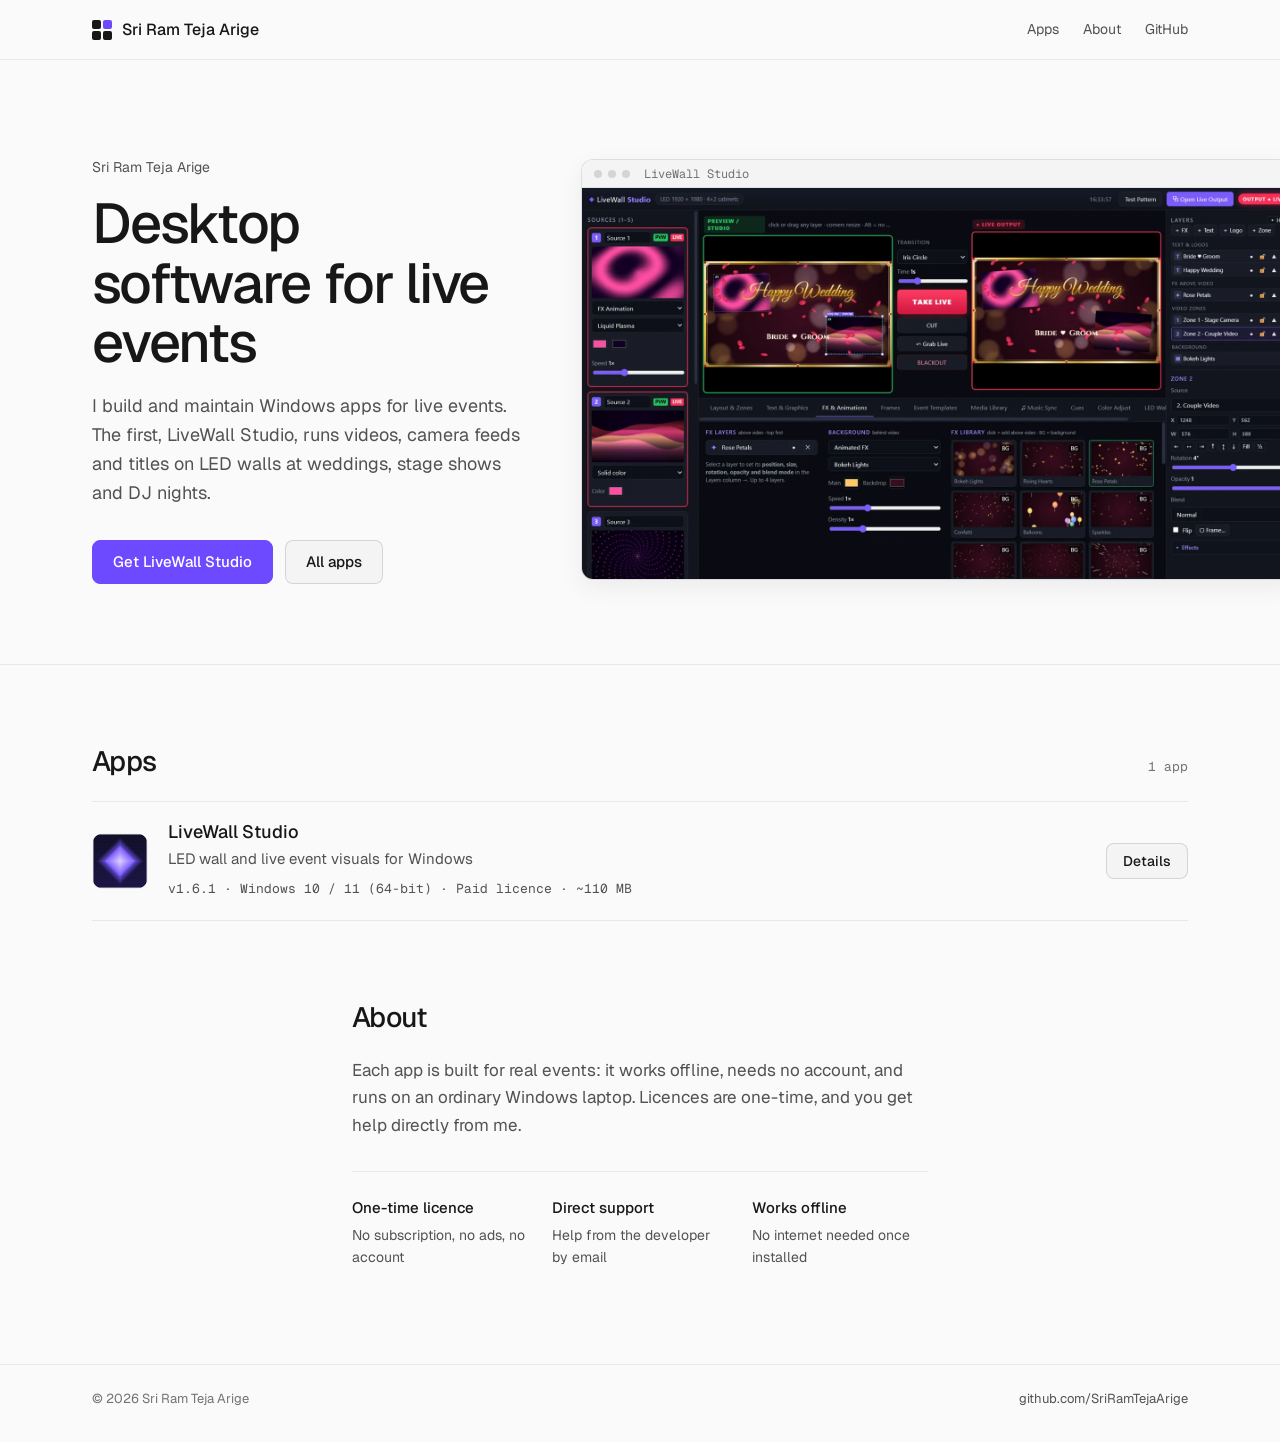
<file: index.html>
<!doctype html>
<html lang="en">
<head>
  <meta charset="utf-8" />
  <meta name="viewport" content="width=device-width, initial-scale=1" />
  <title>Sri Ram Teja Arige · Desktop apps for live events</title>
  <meta name="description" content="Windows apps for live events by Sri Ram Teja Arige, including LiveWall Studio for LED walls." />
  <meta property="og:title" content="Sri Ram Teja Arige · Desktop apps for live events" />
  <meta property="og:description" content="Windows apps for live events. LiveWall Studio runs LED walls at weddings, stage shows and DJ nights." />
  <meta property="og:image" content="https://sriramtejaarige.github.io/apps/livewall-studio/studio.png" />
  <link rel="icon" href="apps/livewall-studio/icon.png" />
  <link rel="preconnect" href="https://fonts.googleapis.com" />
  <link rel="preconnect" href="https://fonts.gstatic.com" crossorigin />
  <link rel="stylesheet" href="https://fonts.googleapis.com/css2?family=Geist:wght@400;500;600&family=Geist+Mono:wght@400;500&display=swap" />
  <link rel="stylesheet" href="assets/style.css?v=20261125a" />
</head>
<body data-page="home">
  <header id="site-header" class="site-header"></header>
  <main id="home-main"></main>
  <footer id="site-footer" class="site-footer"></footer>

  <script src="apps/apps.js?v=20261125a"></script>
  <script src="assets/site.js?v=20261125a"></script>
</body>
</html>
</file>
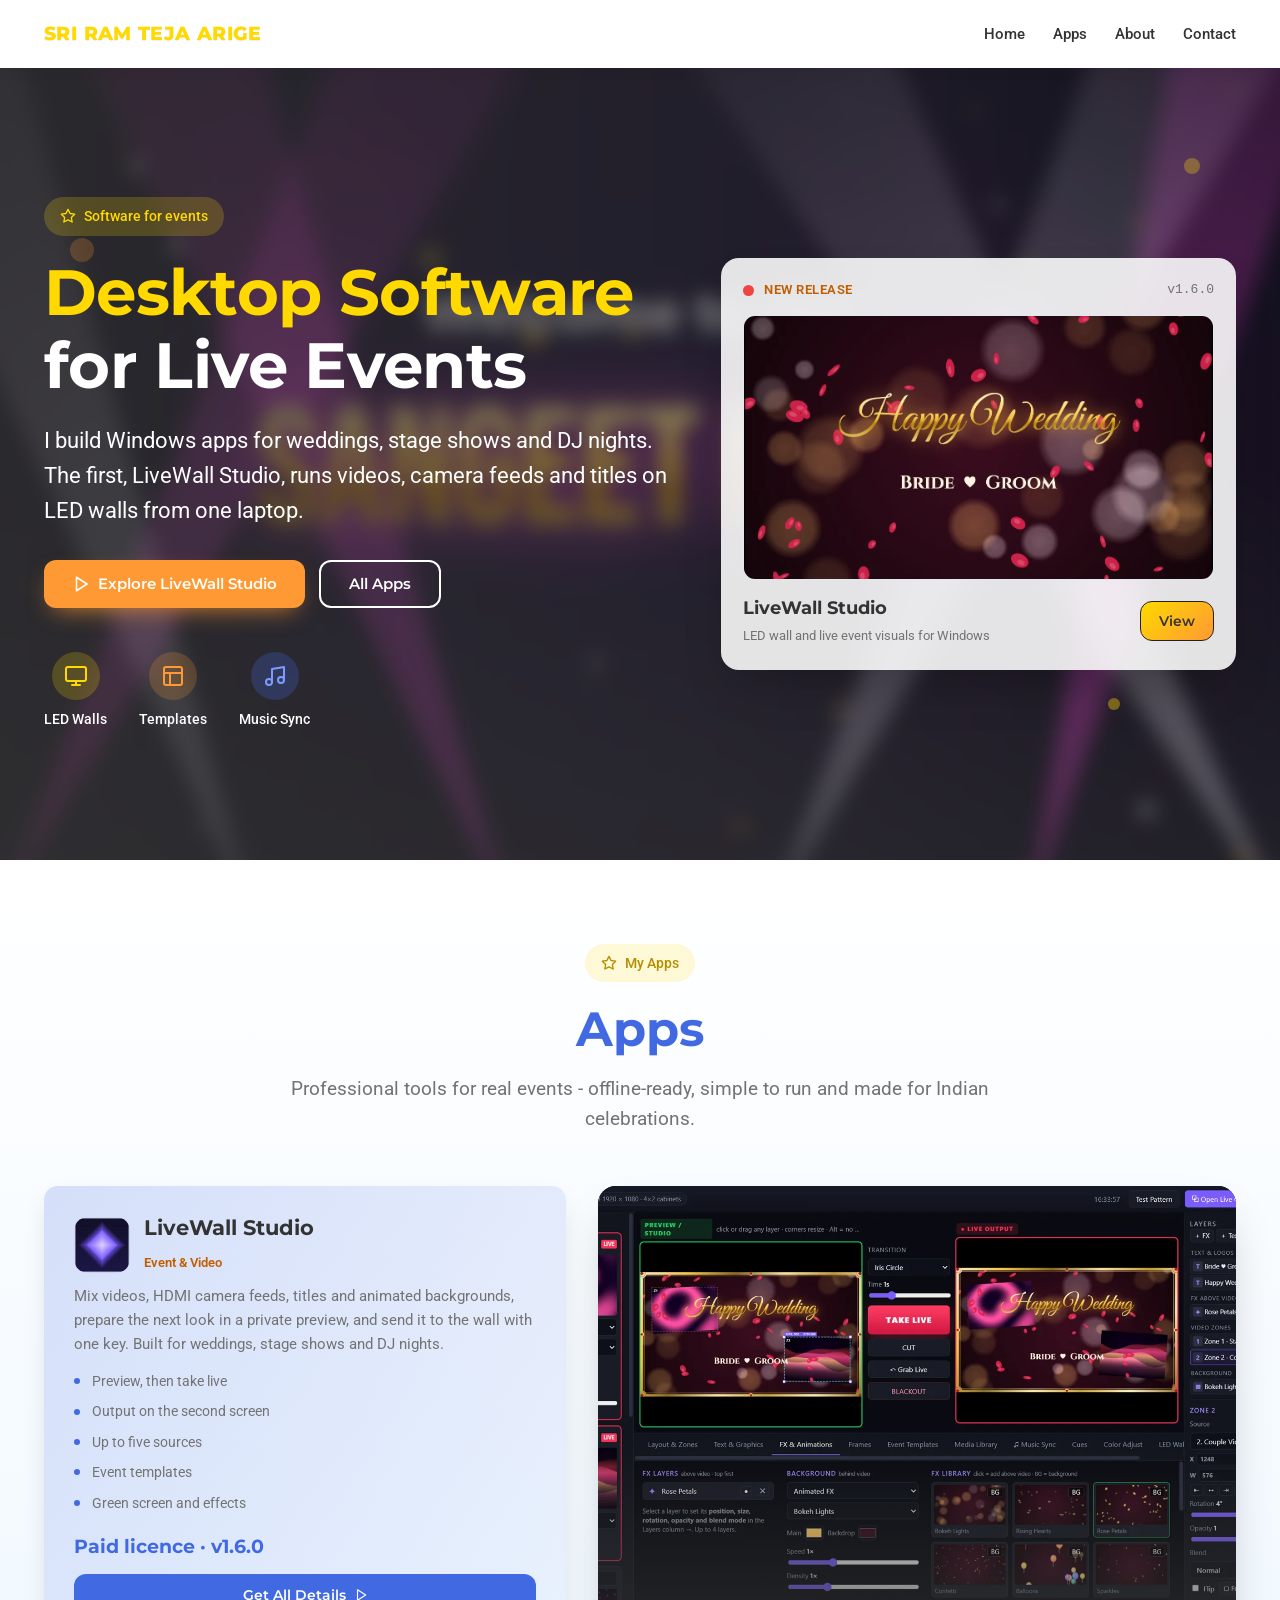
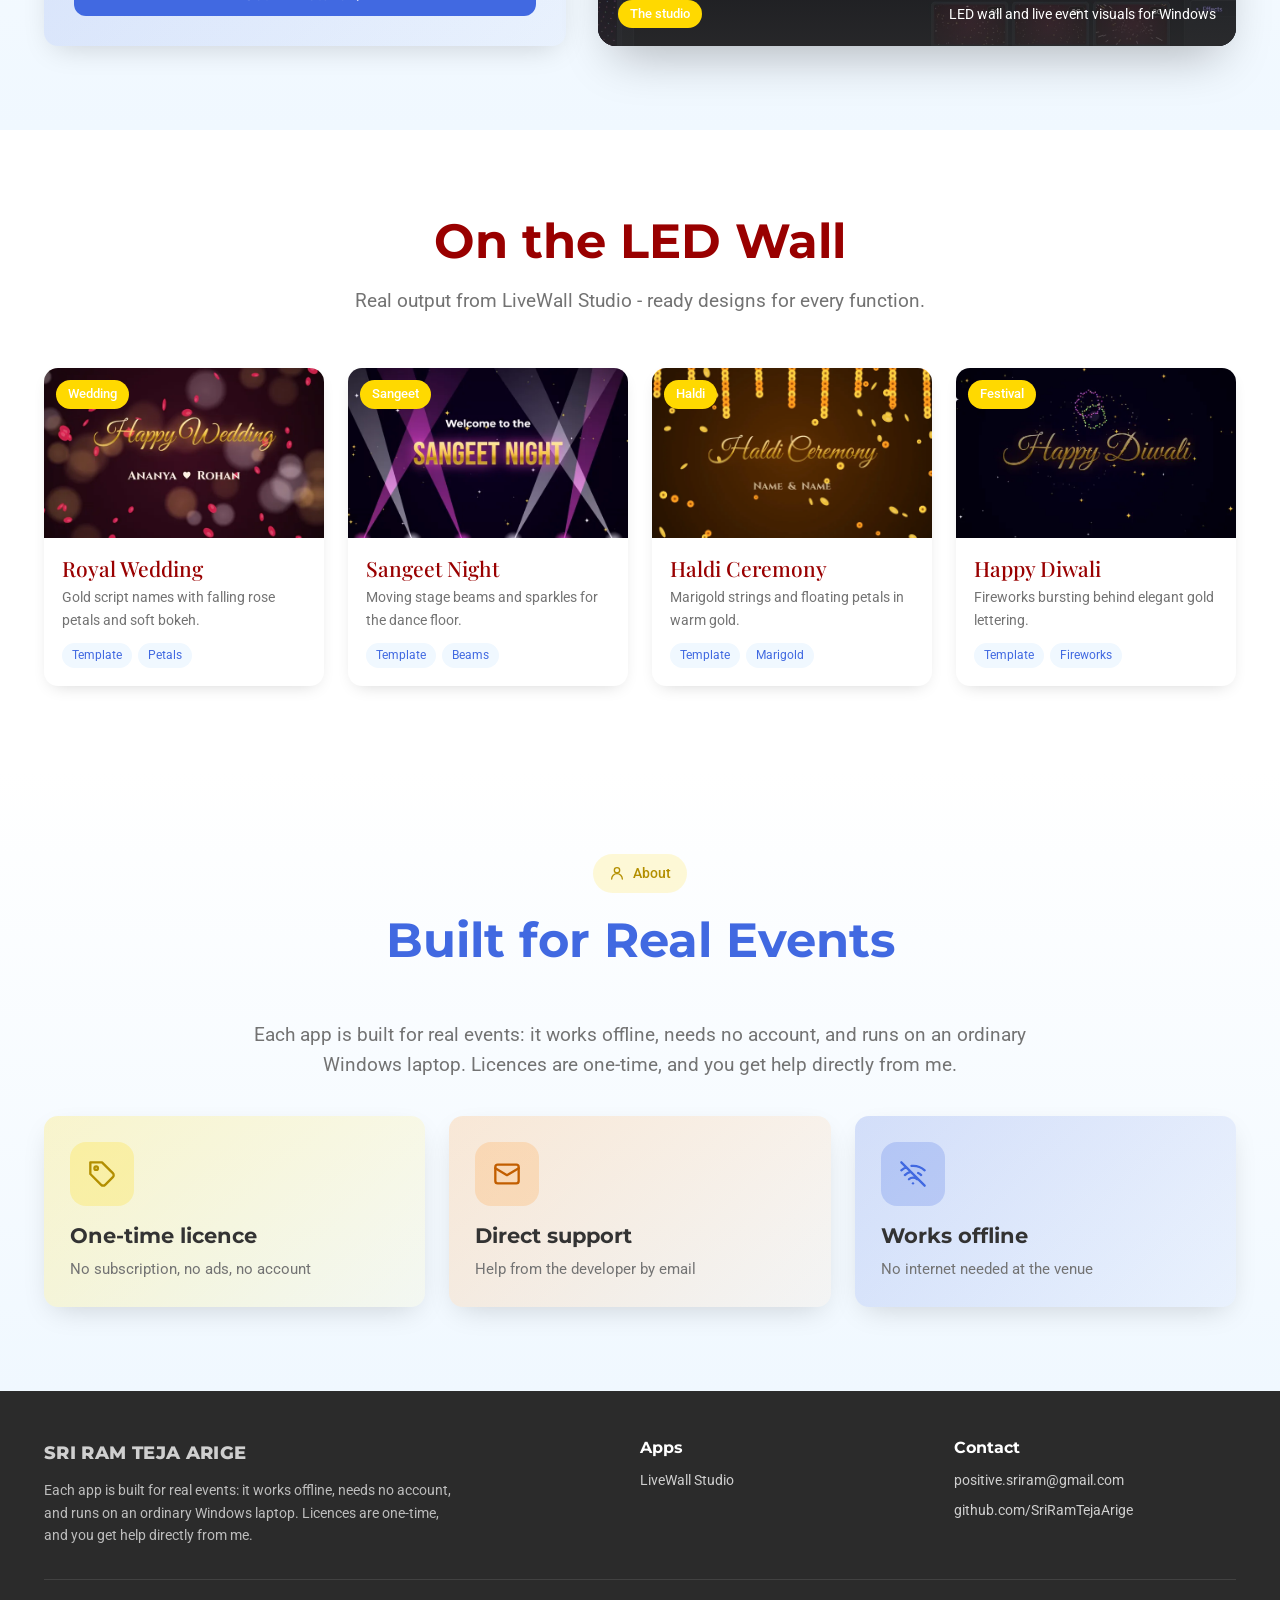
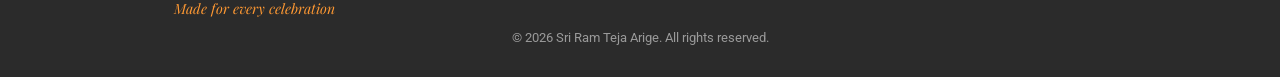
<file: dummy/index.html>
<!doctype html>
<html lang="en">
<head>
  <meta charset="utf-8" />
  <meta name="viewport" content="width=device-width, initial-scale=1" />
  <meta name="robots" content="noindex, nofollow" />
  <title>Sri Ram Teja Arige · Desktop apps for live events</title>
  <meta name="description" content="Windows apps for live events by Sri Ram Teja Arige, including LiveWall Studio for LED walls." />
  <meta property="og:title" content="Sri Ram Teja Arige · Desktop apps for live events" />
  <meta property="og:description" content="Windows apps for live events. LiveWall Studio runs LED walls at weddings, stage shows and DJ nights." />
  <meta property="og:image" content="https://sriramtejaarige.github.io/apps/livewall-studio/studio.png" />
  <link rel="icon" href="apps/livewall-studio/icon.png" />
  <link rel="preconnect" href="https://fonts.googleapis.com" />
  <link rel="preconnect" href="https://fonts.gstatic.com" crossorigin />
  <link rel="stylesheet" href="https://fonts.googleapis.com/css2?family=Montserrat:wght@500;600;700;800&family=Roboto:wght@400;500;700&family=Playfair+Display:wght@500;600&display=swap" />
  <link rel="stylesheet" href="assets/style.css" />
</head>
<body data-page="home">
  <header id="site-header" class="site-header"></header>
  <main id="home-main"></main>
  <footer id="site-footer" class="site-footer"></footer>

  <script src="apps/apps.js"></script>
  <script src="assets/site.js"></script>
</body>
</html>
</file>
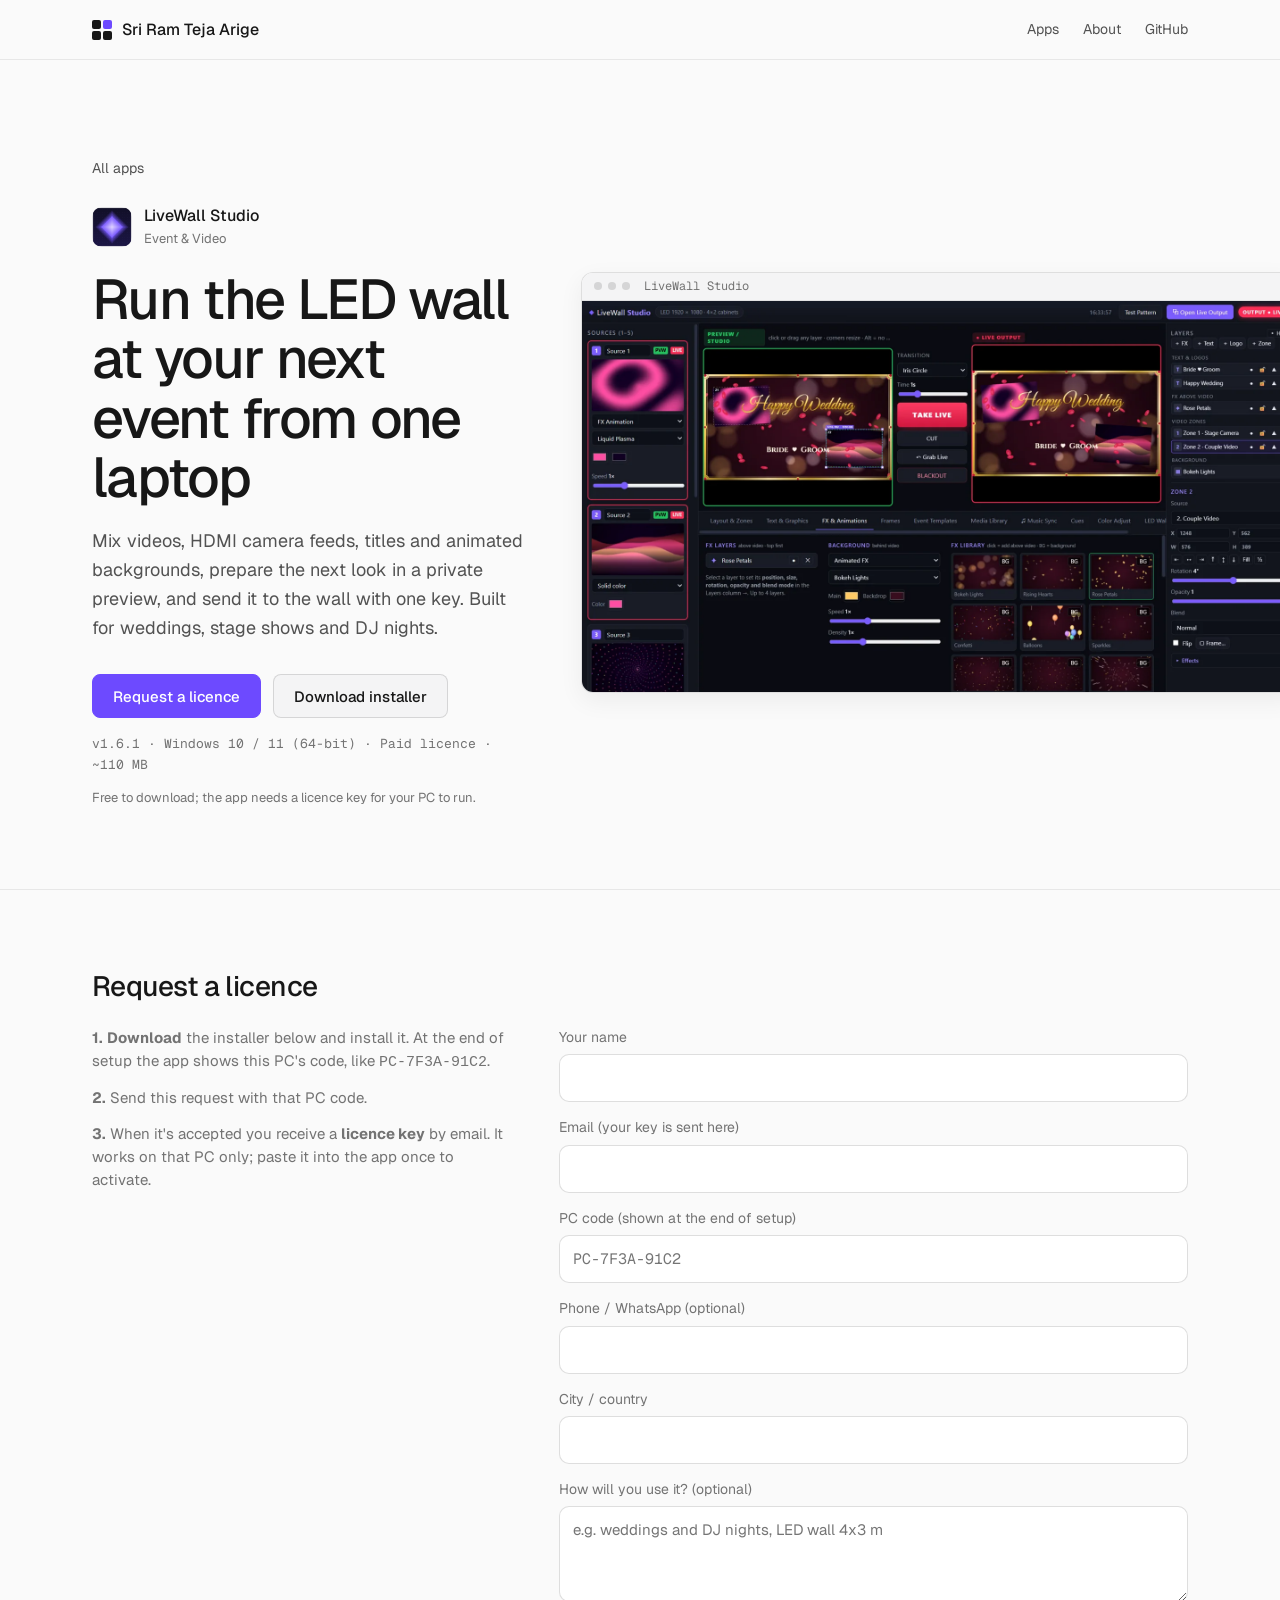
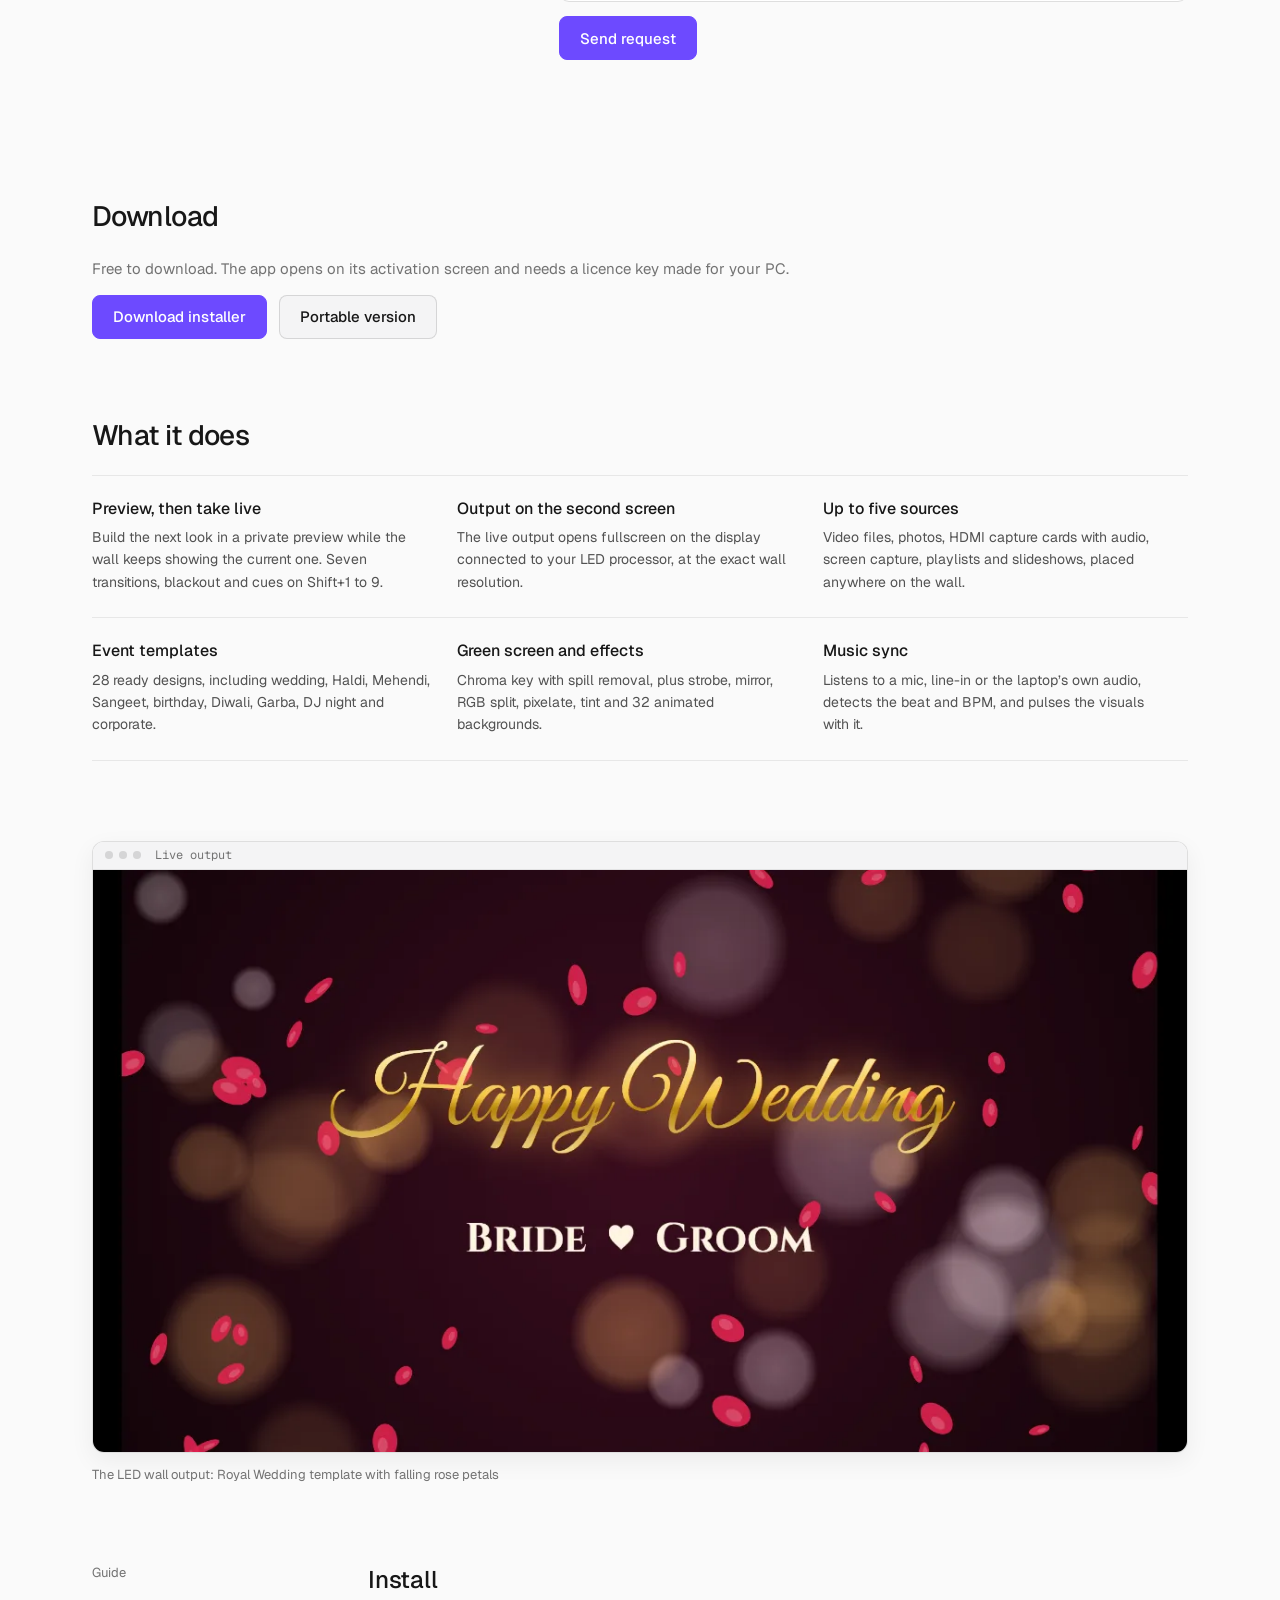
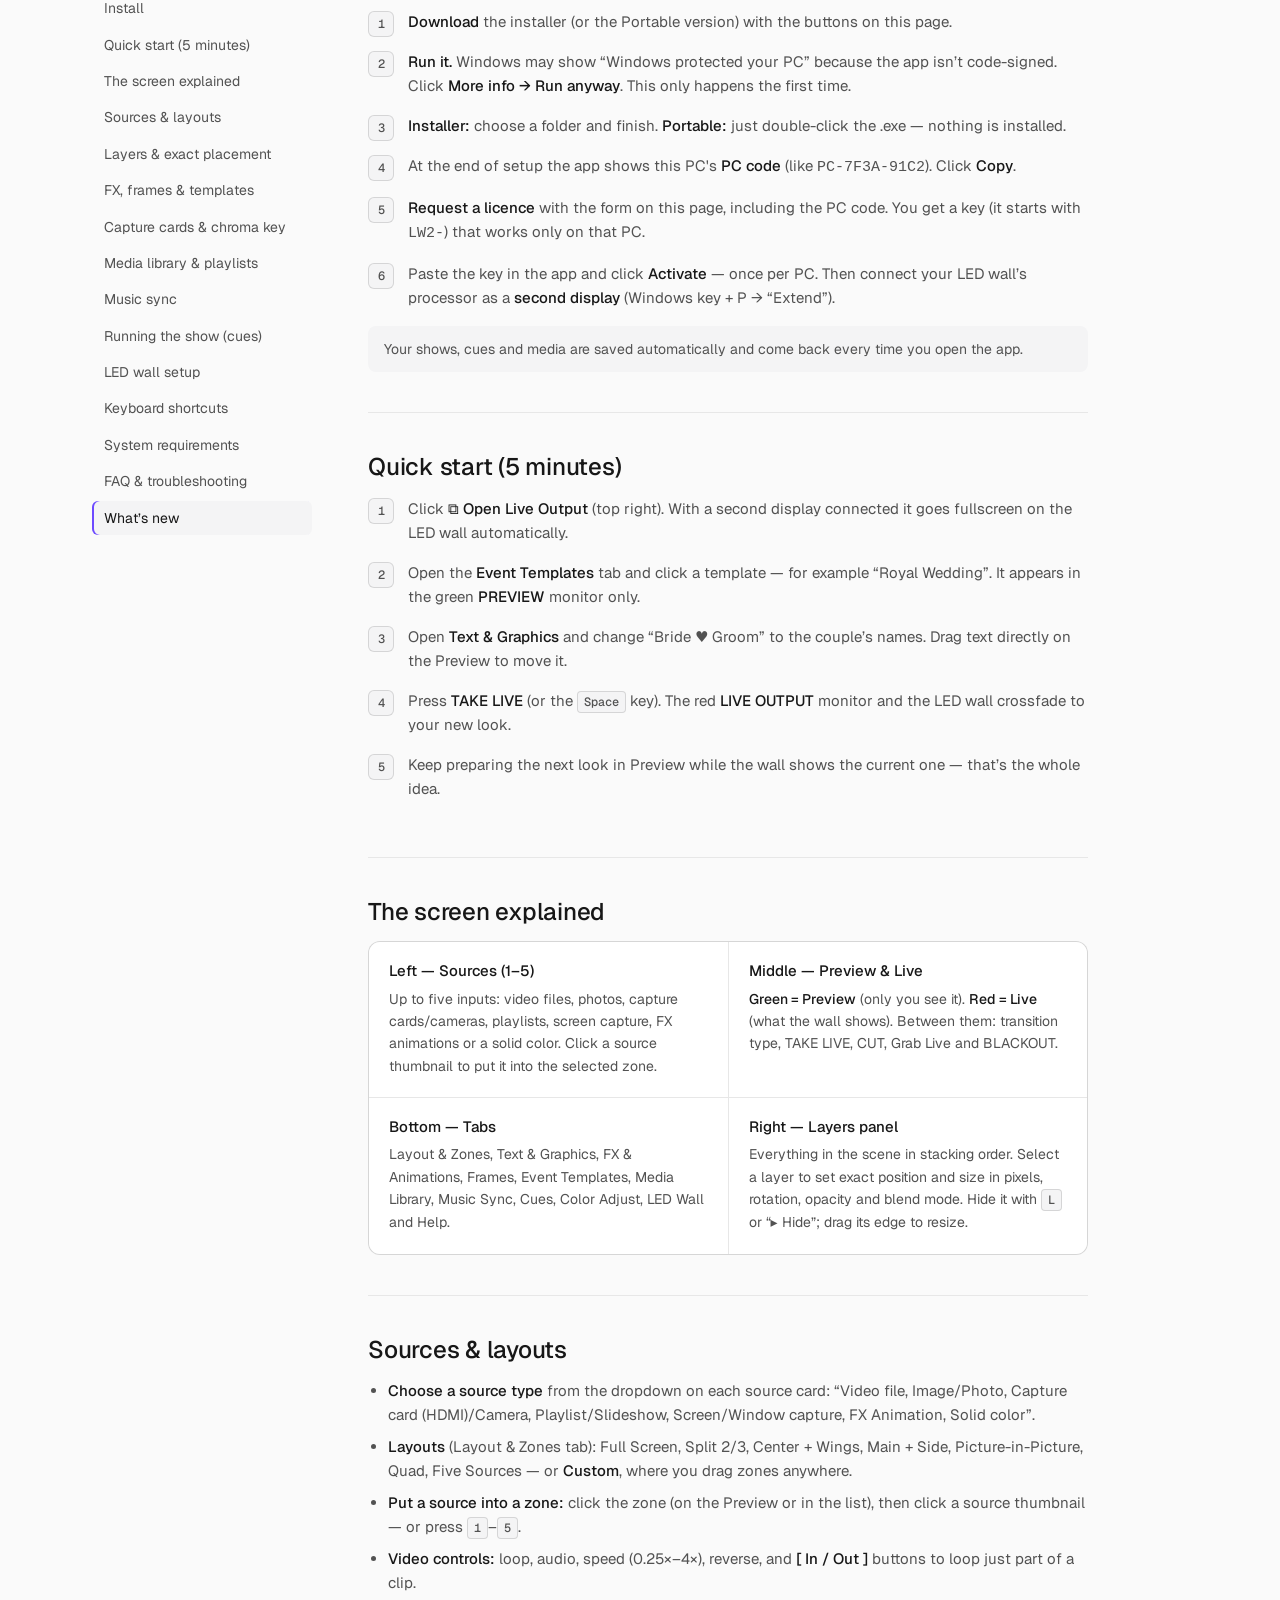
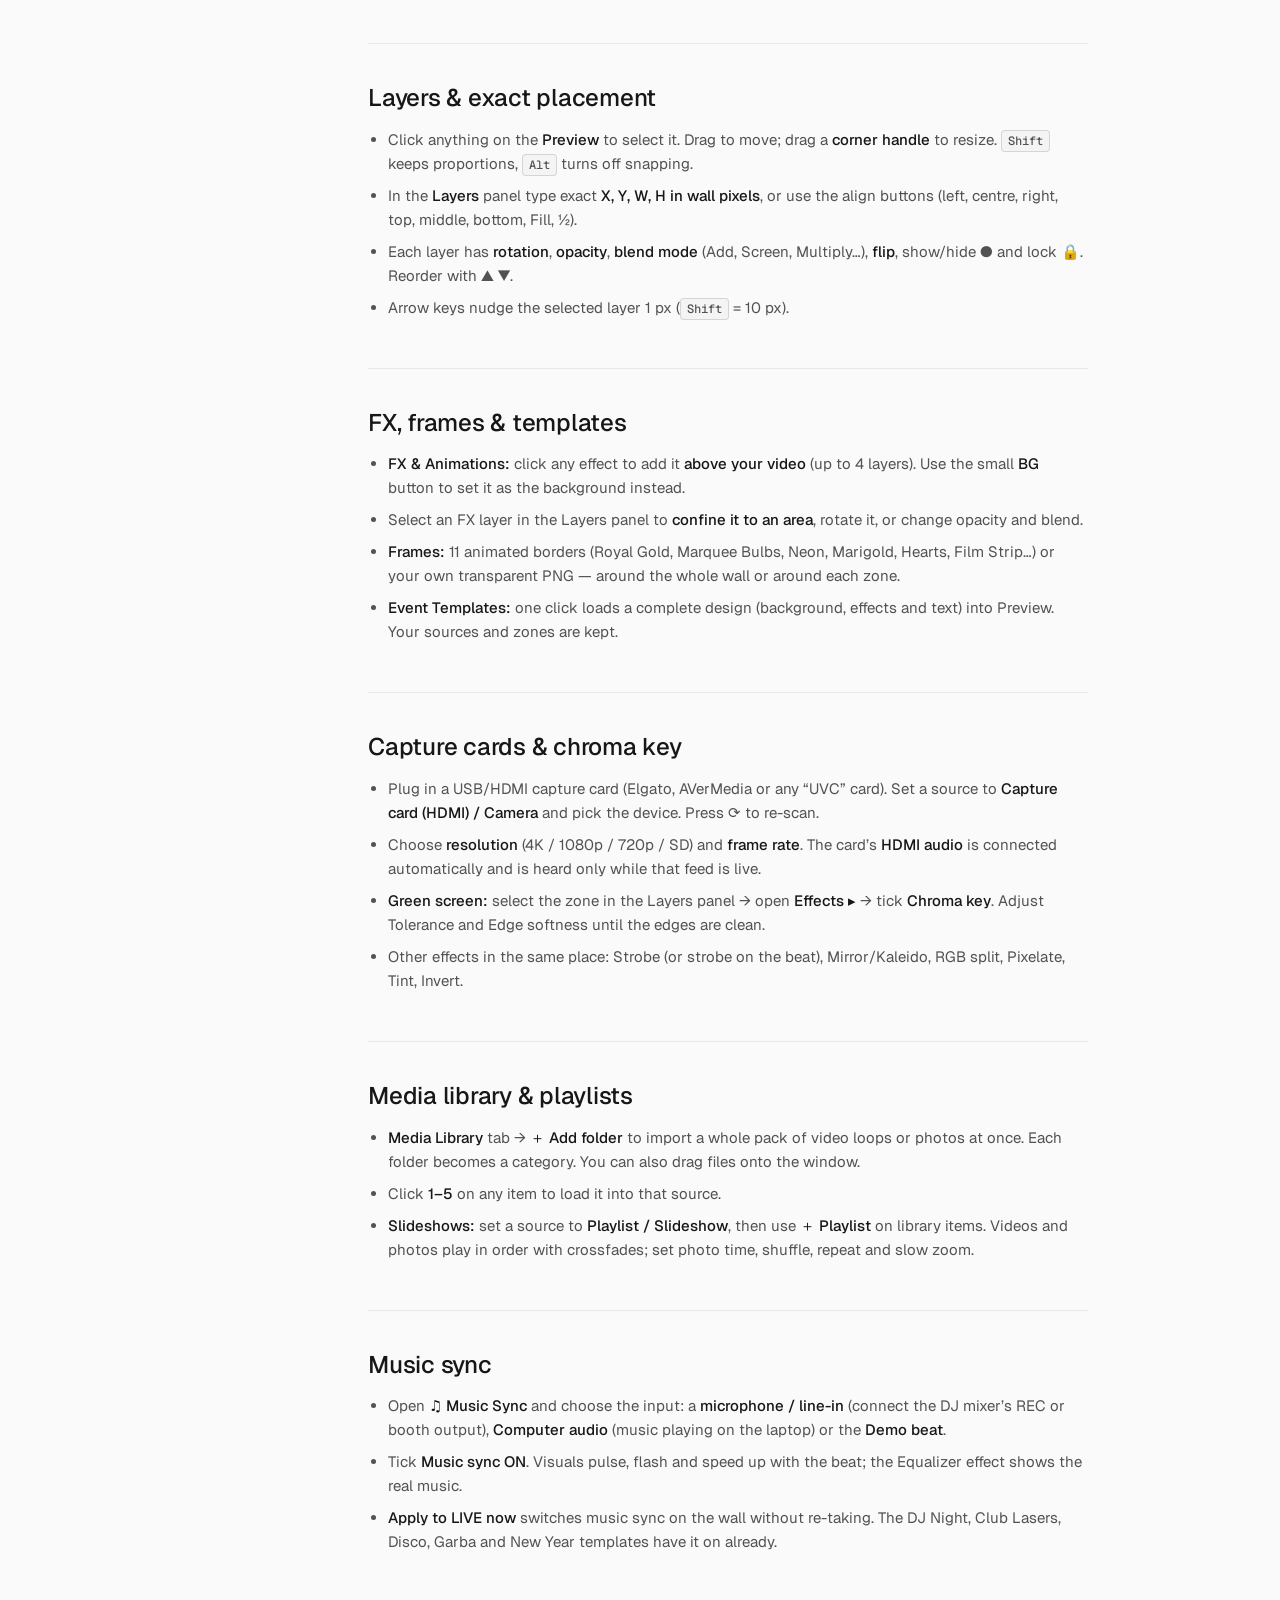
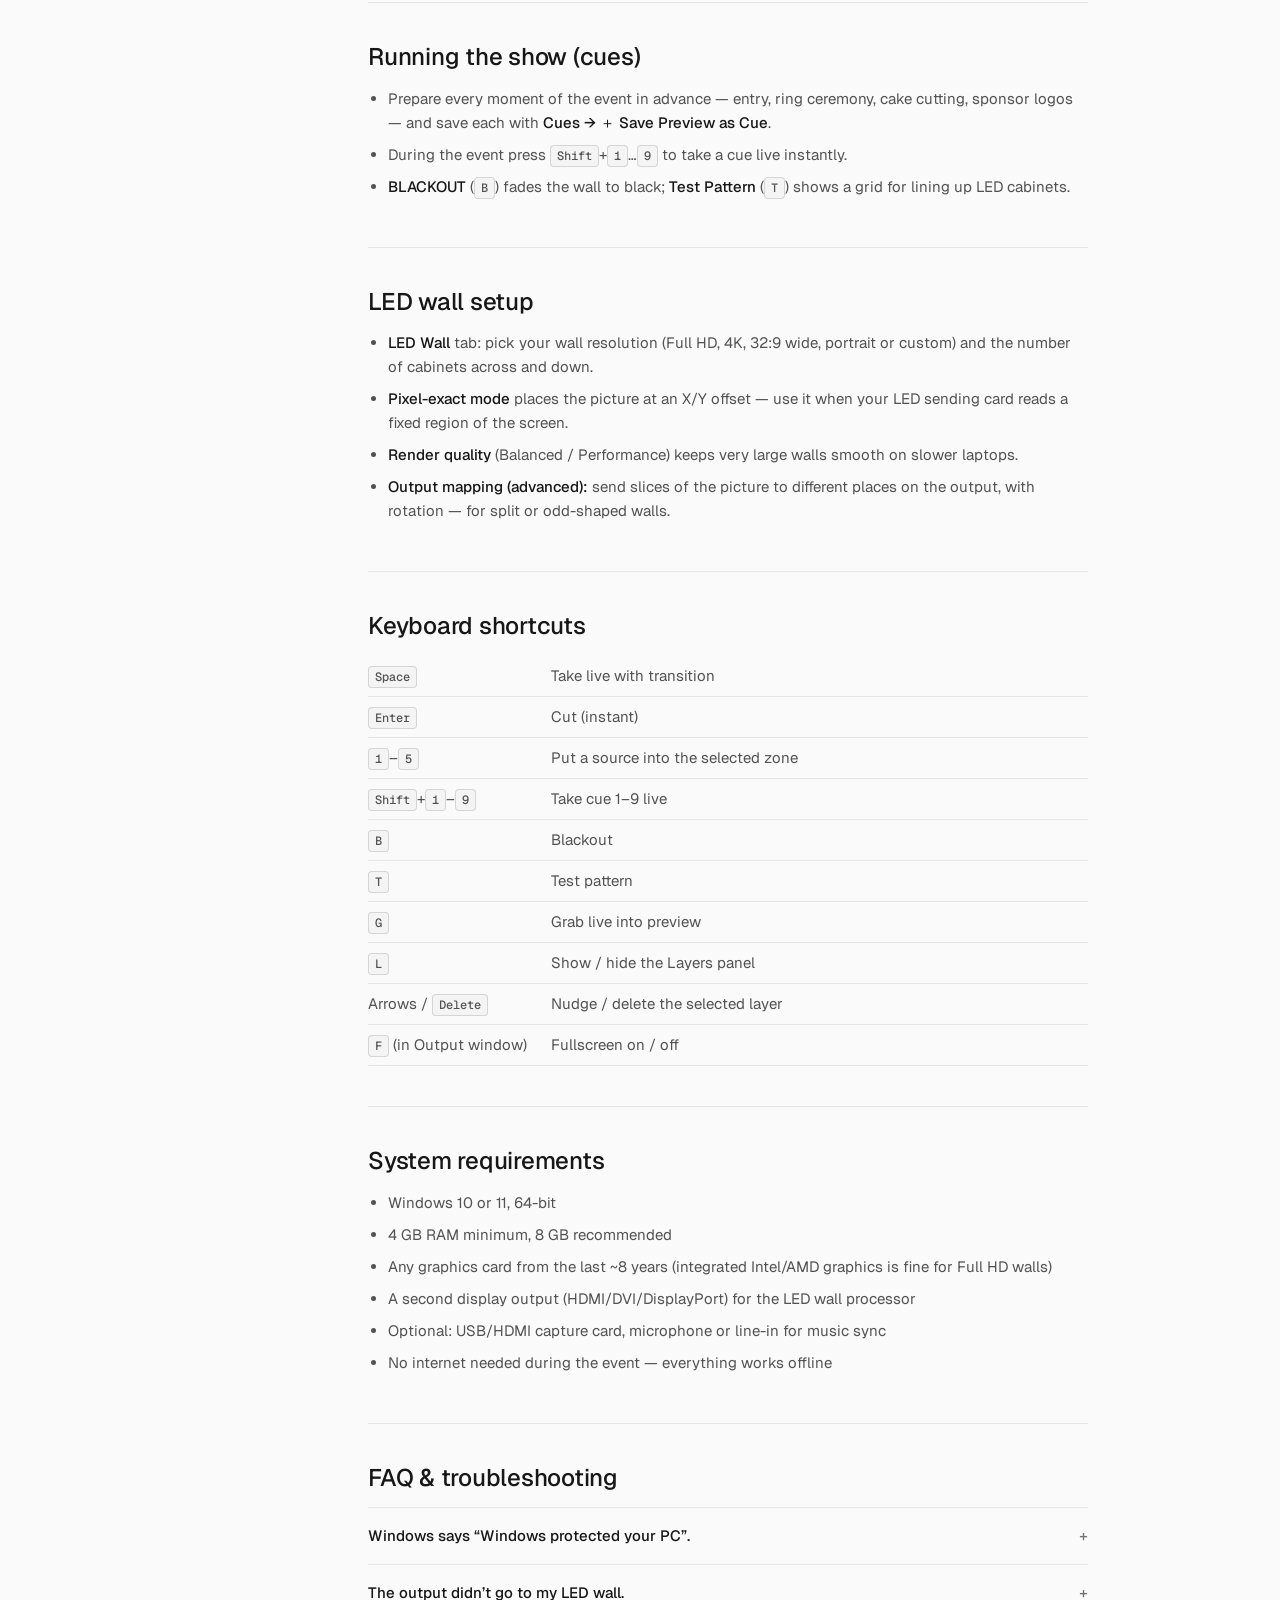
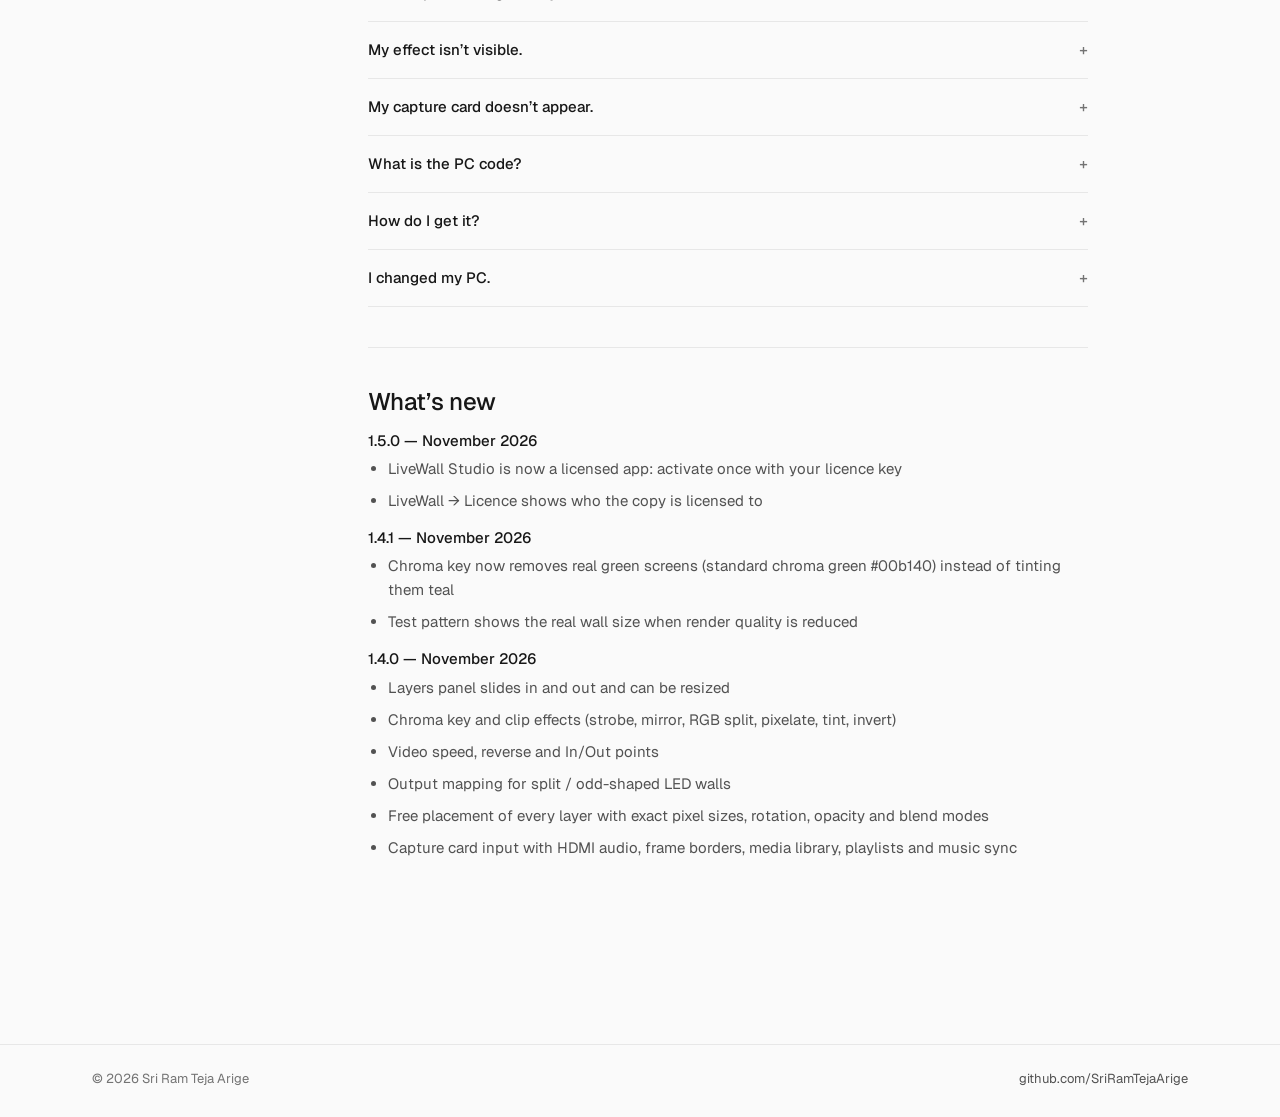
<file: app.html>
<!doctype html>
<html lang="en">
<head>
  <meta charset="utf-8" />
  <meta name="viewport" content="width=device-width, initial-scale=1" />
  <title>App · Sri Ram Teja Arige</title>
  <meta name="description" content="App details, licence and user guide." />
  <link rel="icon" href="apps/livewall-studio/icon.png" />
  <link rel="preconnect" href="https://fonts.googleapis.com" />
  <link rel="preconnect" href="https://fonts.gstatic.com" crossorigin />
  <link rel="stylesheet" href="https://fonts.googleapis.com/css2?family=Geist:wght@400;500;600&family=Geist+Mono:wght@400;500&display=swap" />
  <link rel="stylesheet" href="assets/style.css?v=20261125a" />
</head>
<body data-page="app">
  <header id="site-header" class="site-header"></header>
  <main id="app-main"><section class="wrap"><p class="loading">Loading</p></section></main>
  <footer id="site-footer" class="site-footer"></footer>
  <div id="lightbox" class="lightbox" hidden><img alt="" /></div>

  <script src="apps/apps.js?v=20261125a"></script>
  <script src="assets/site.js?v=20261125a"></script>
</body>
</html>
</file>
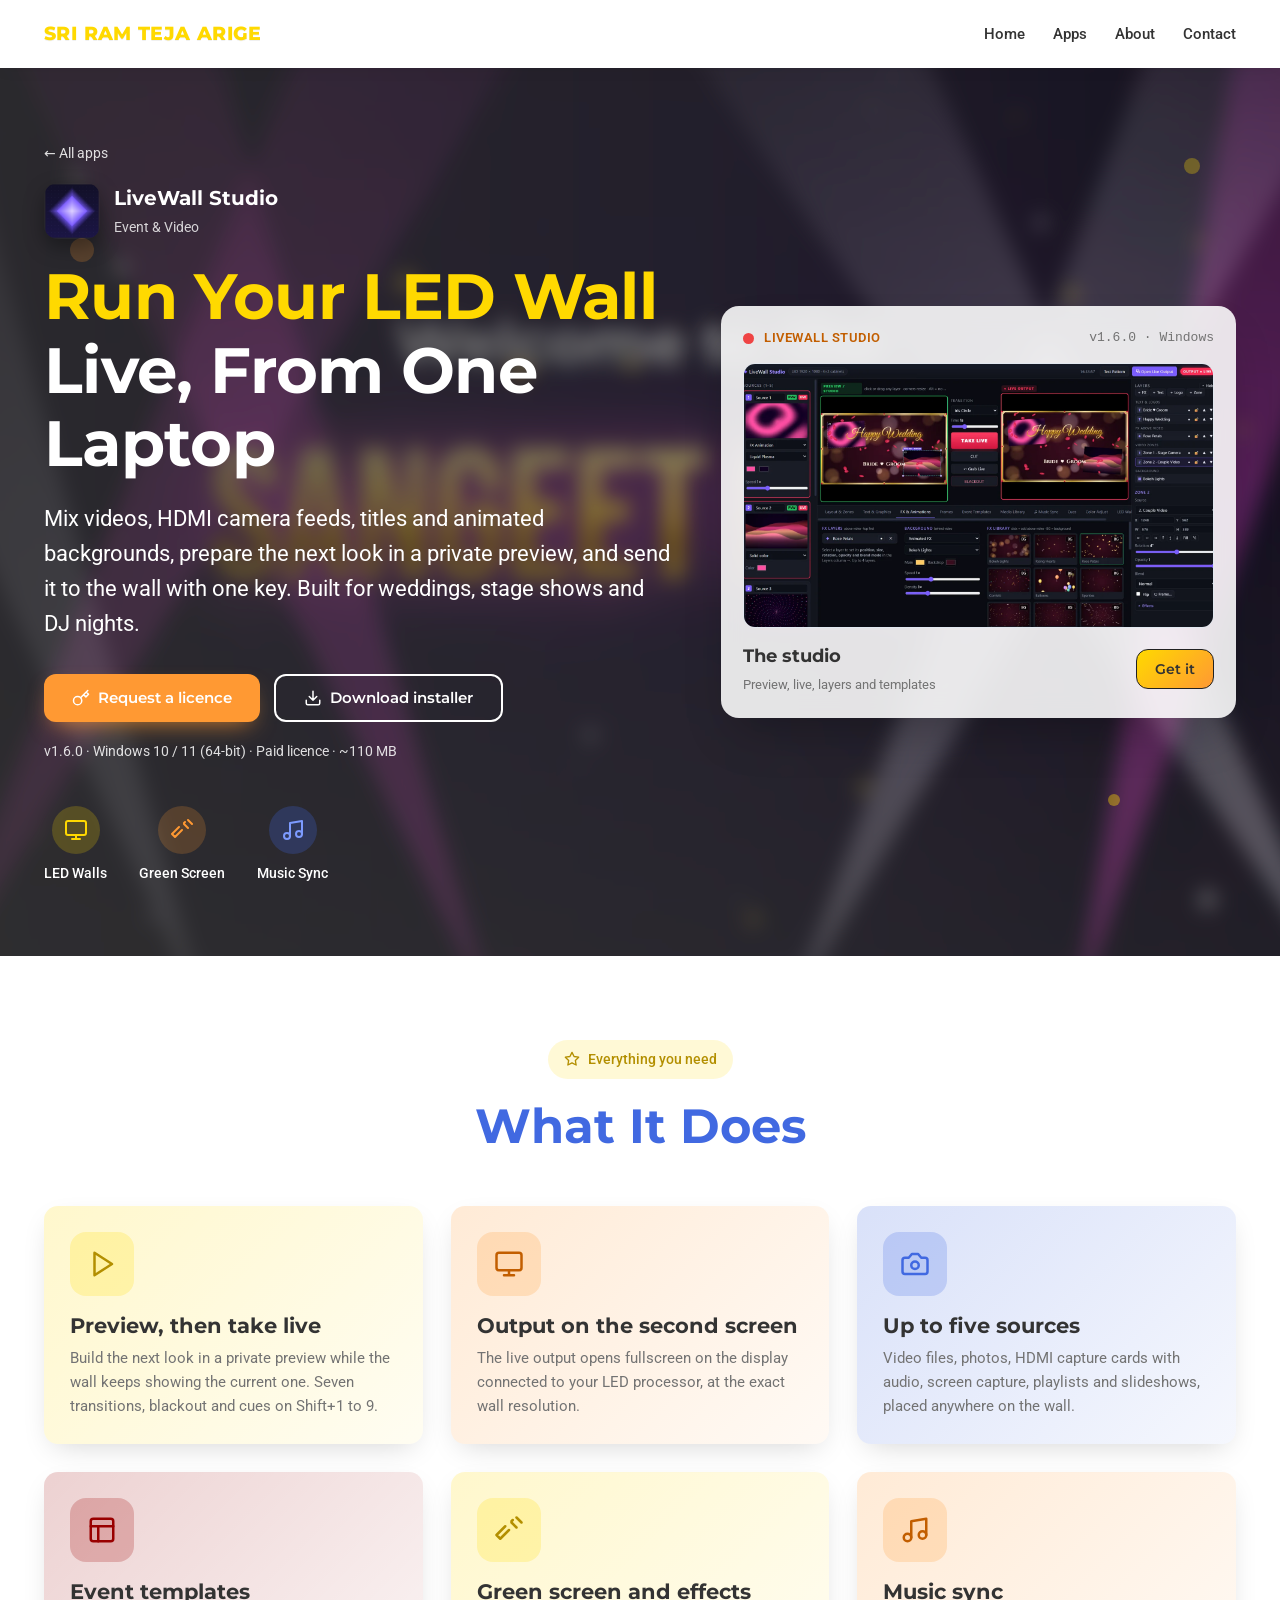
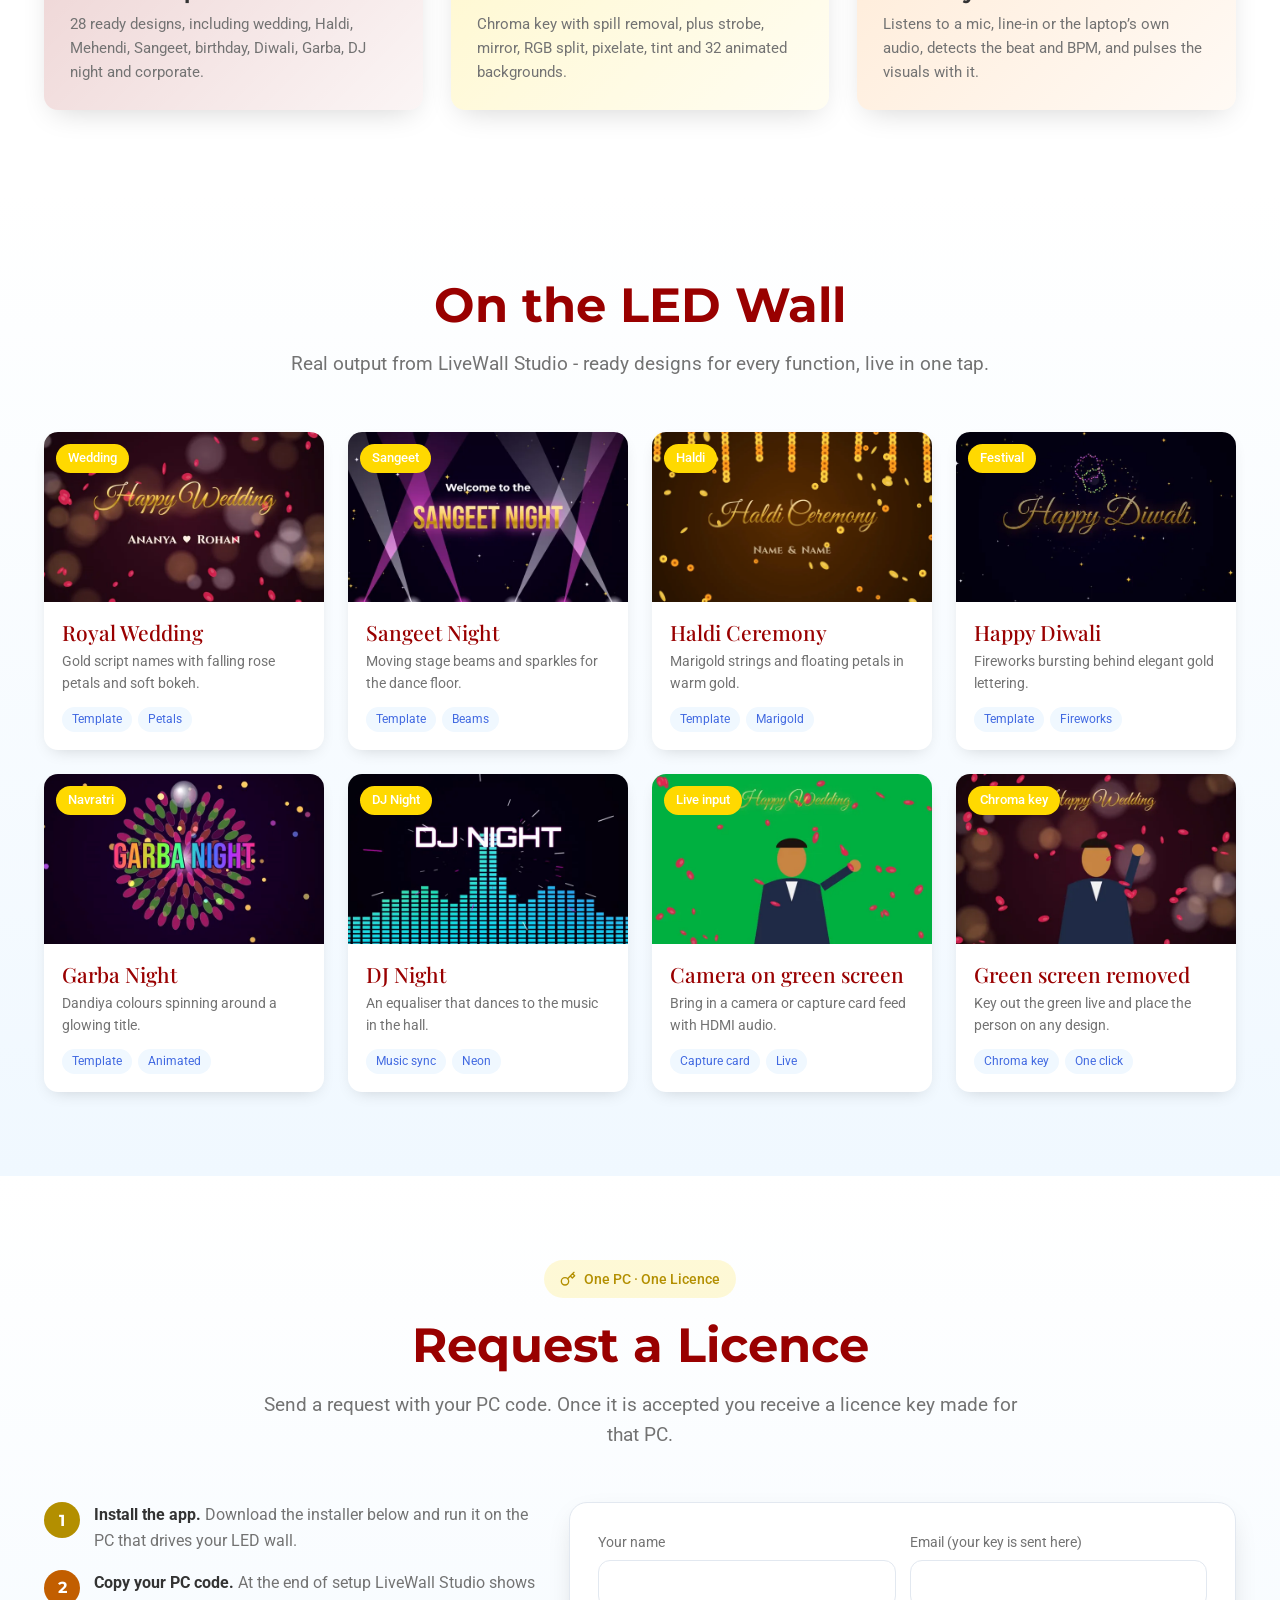
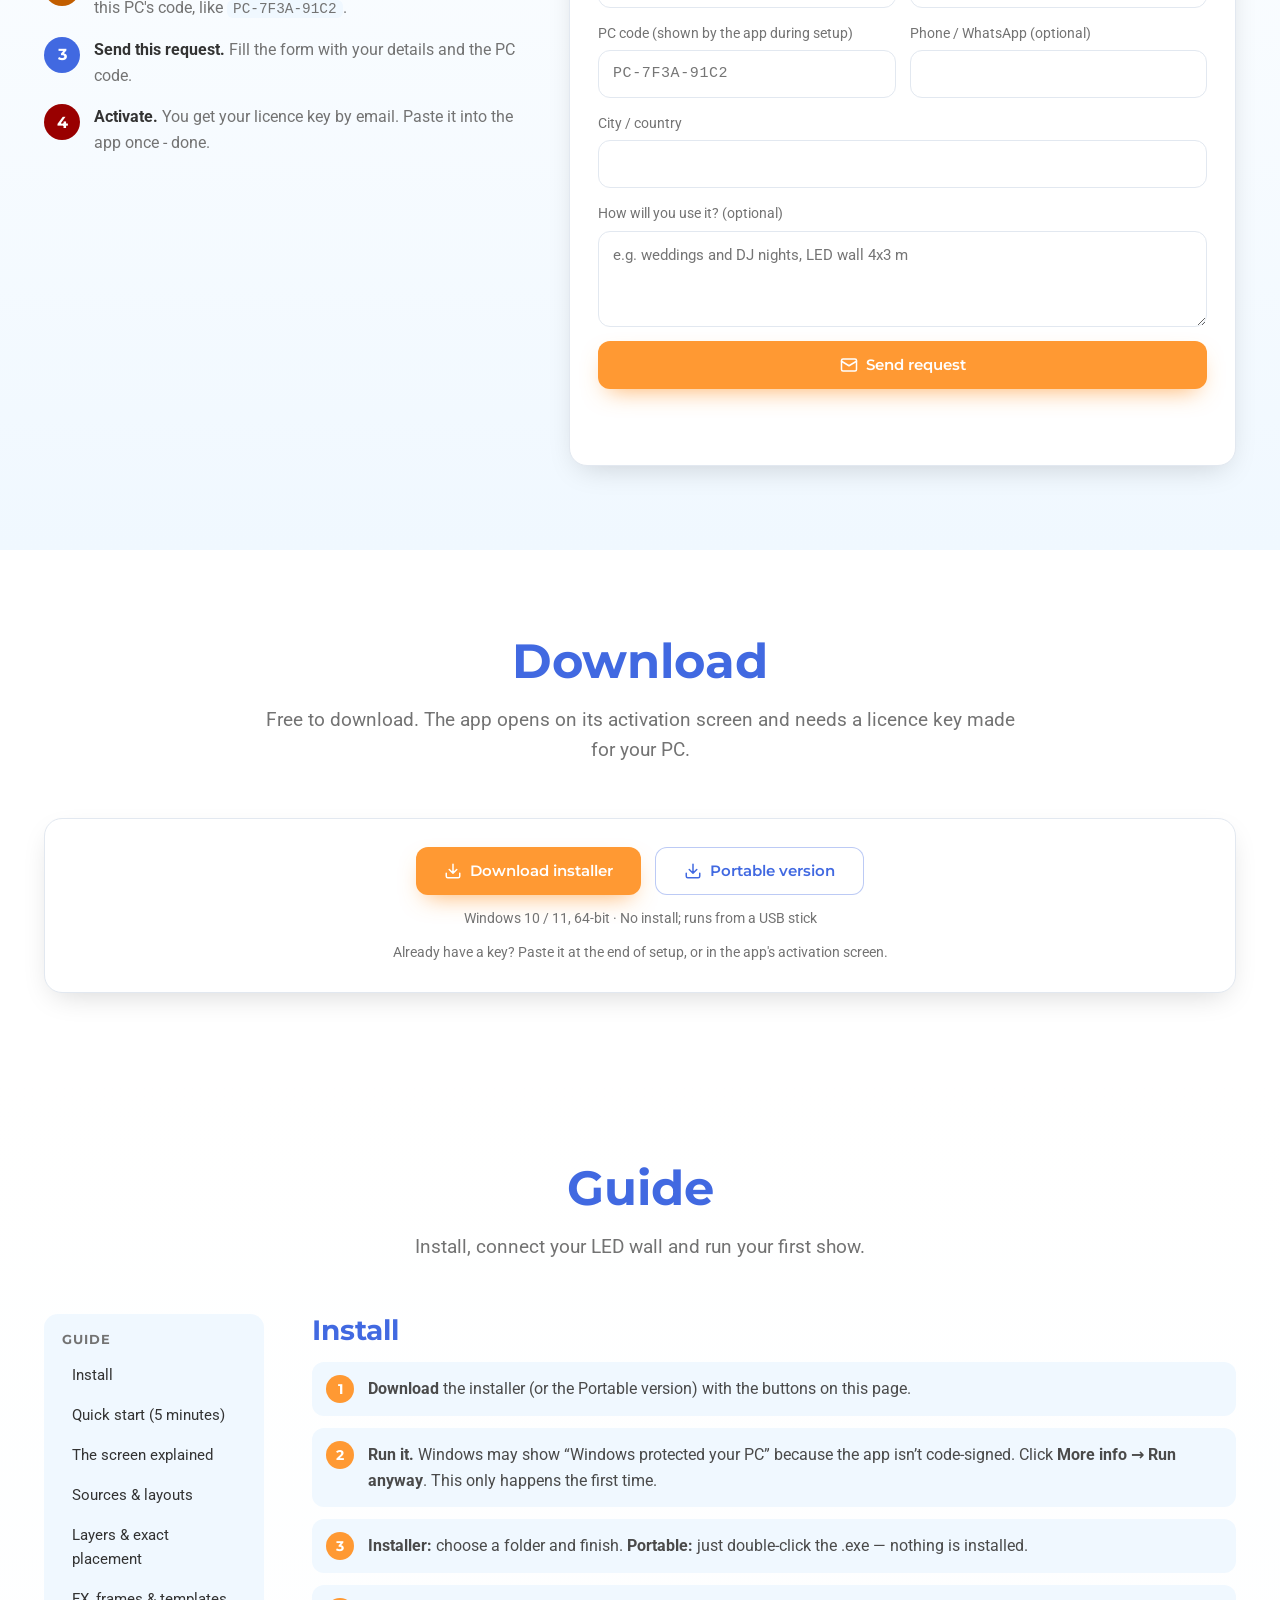
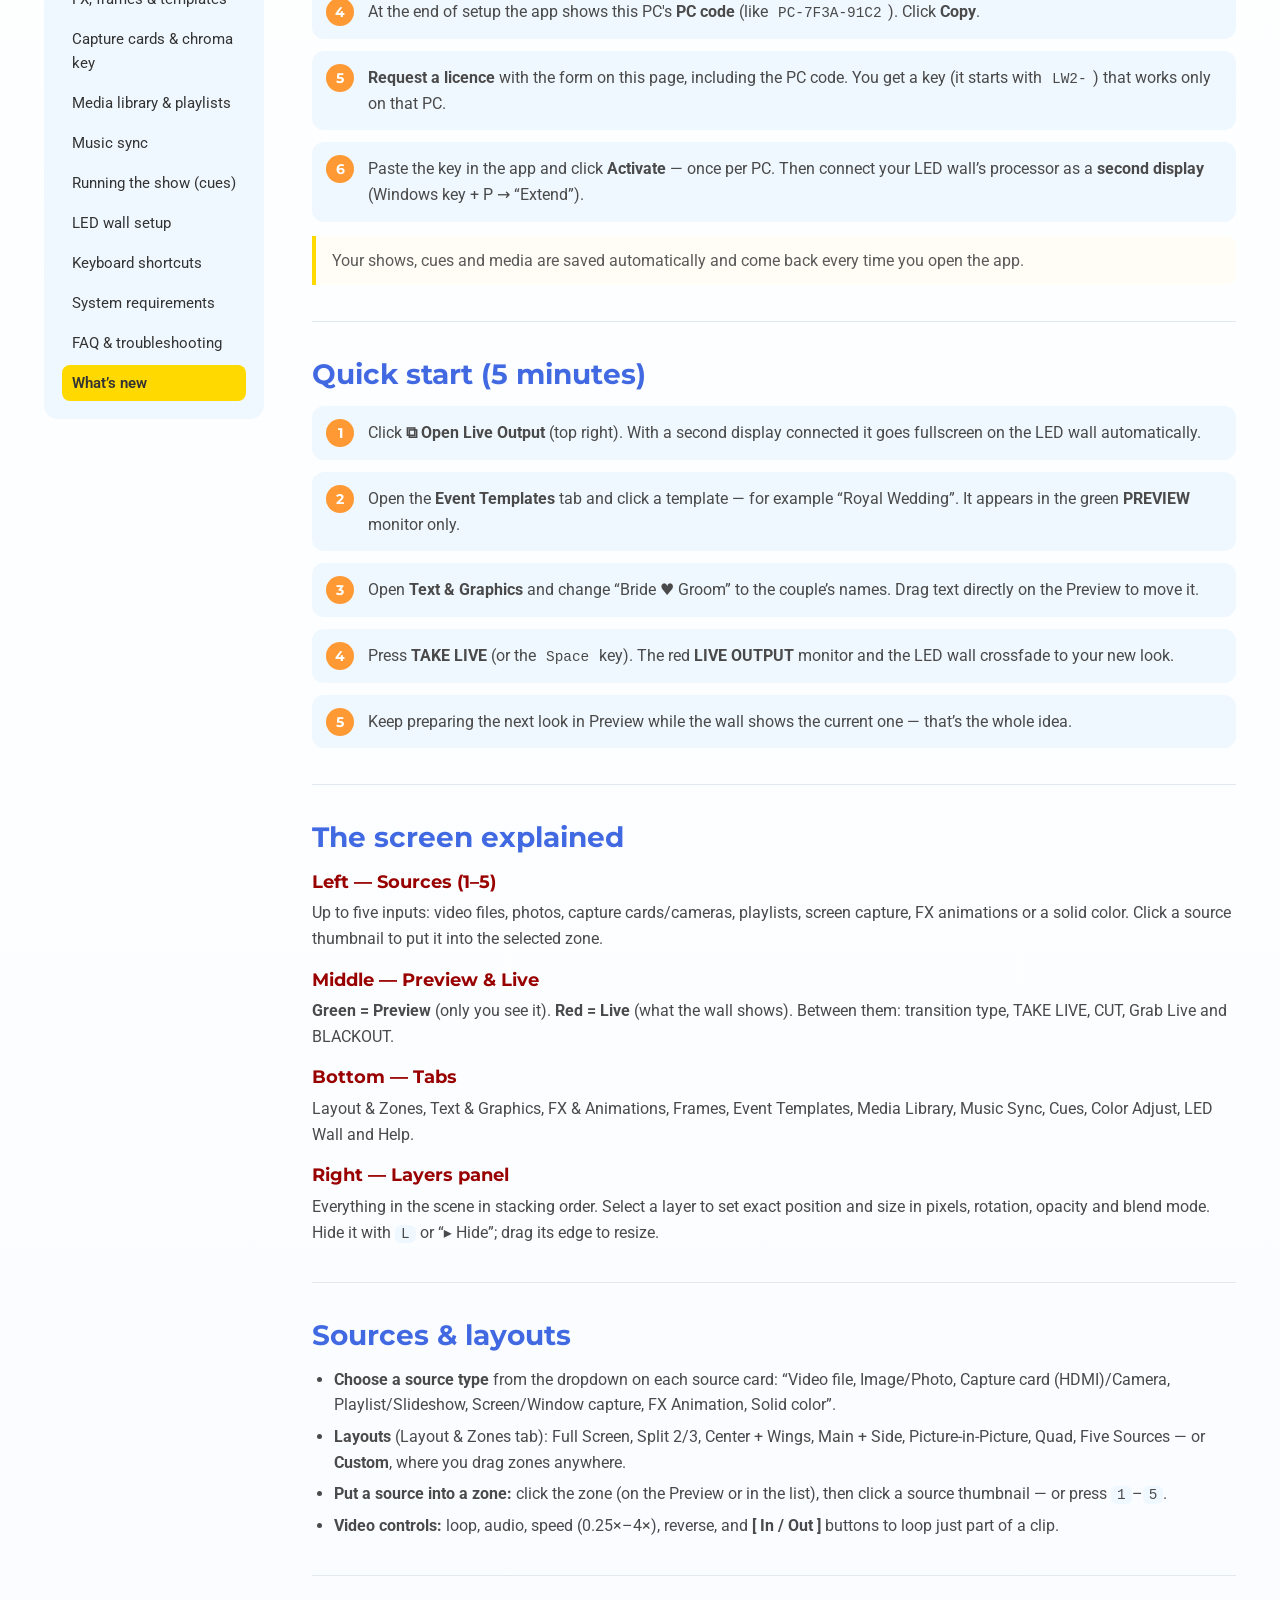
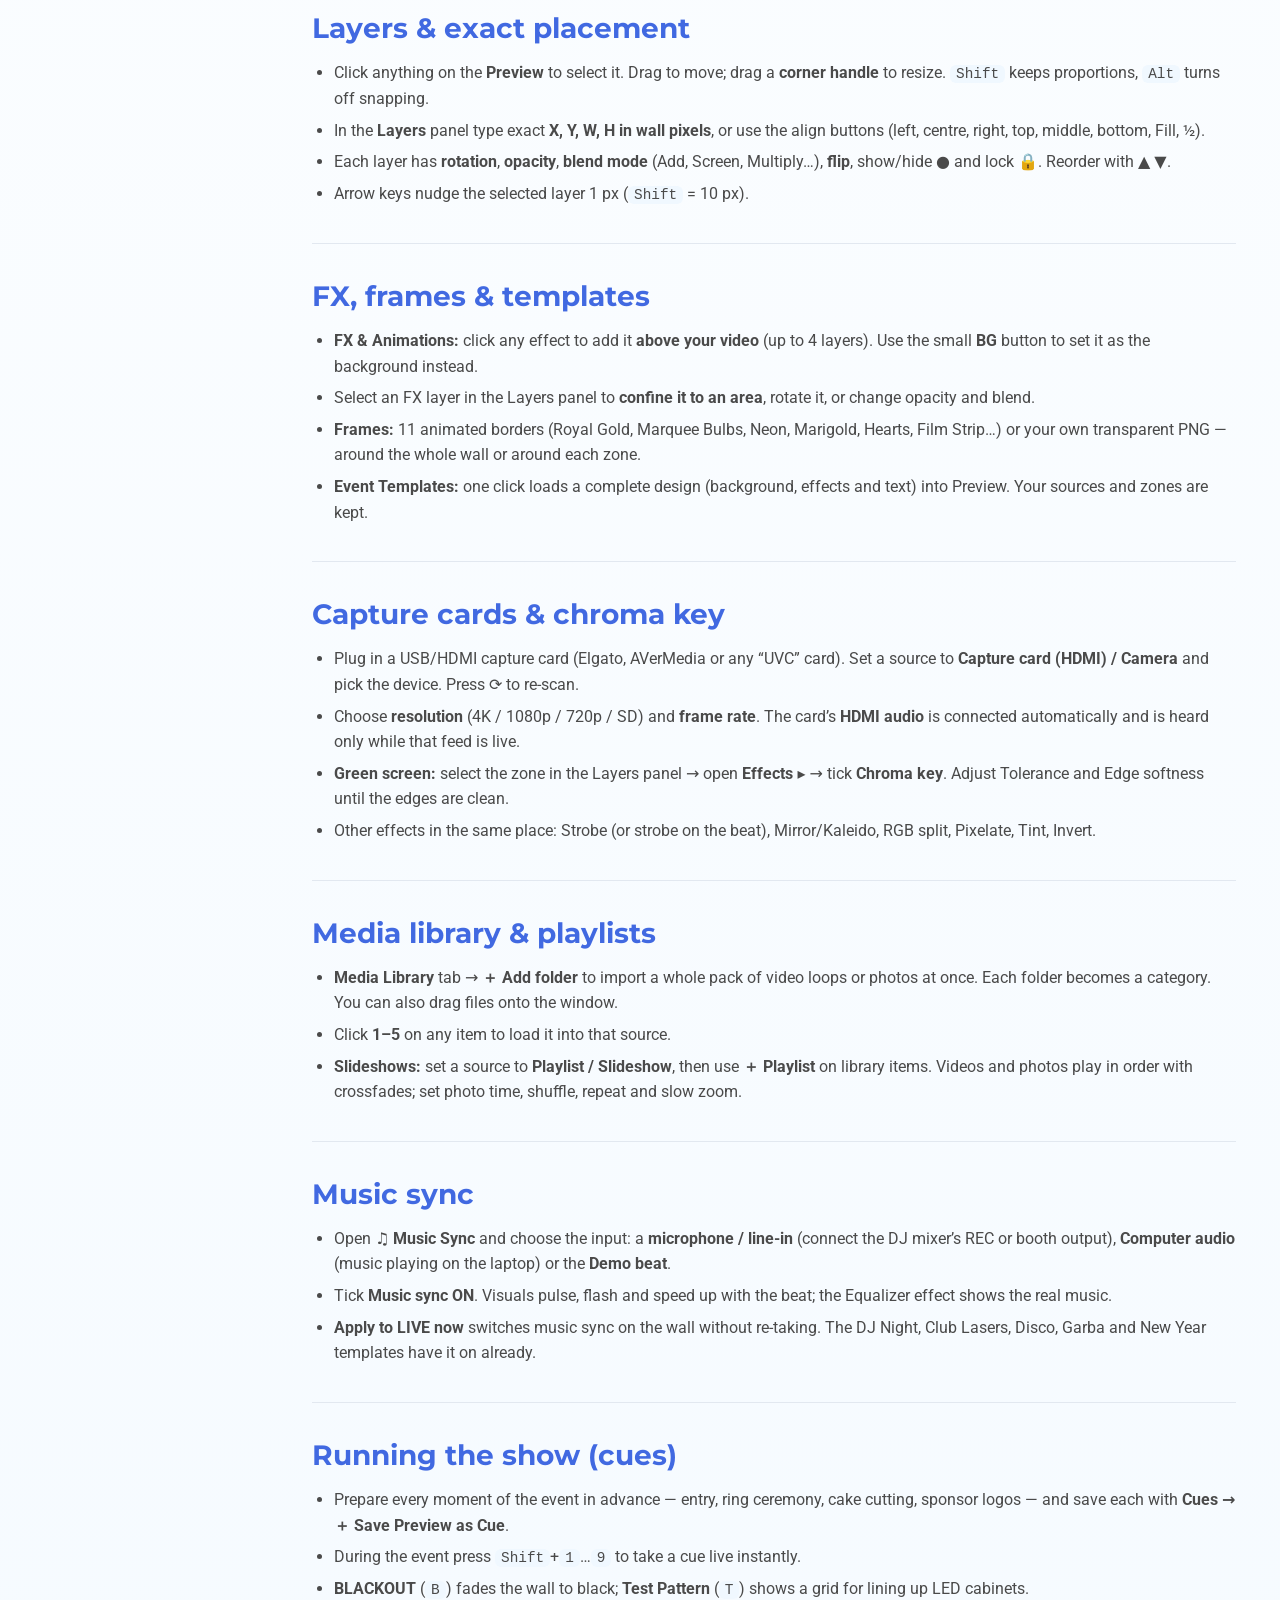
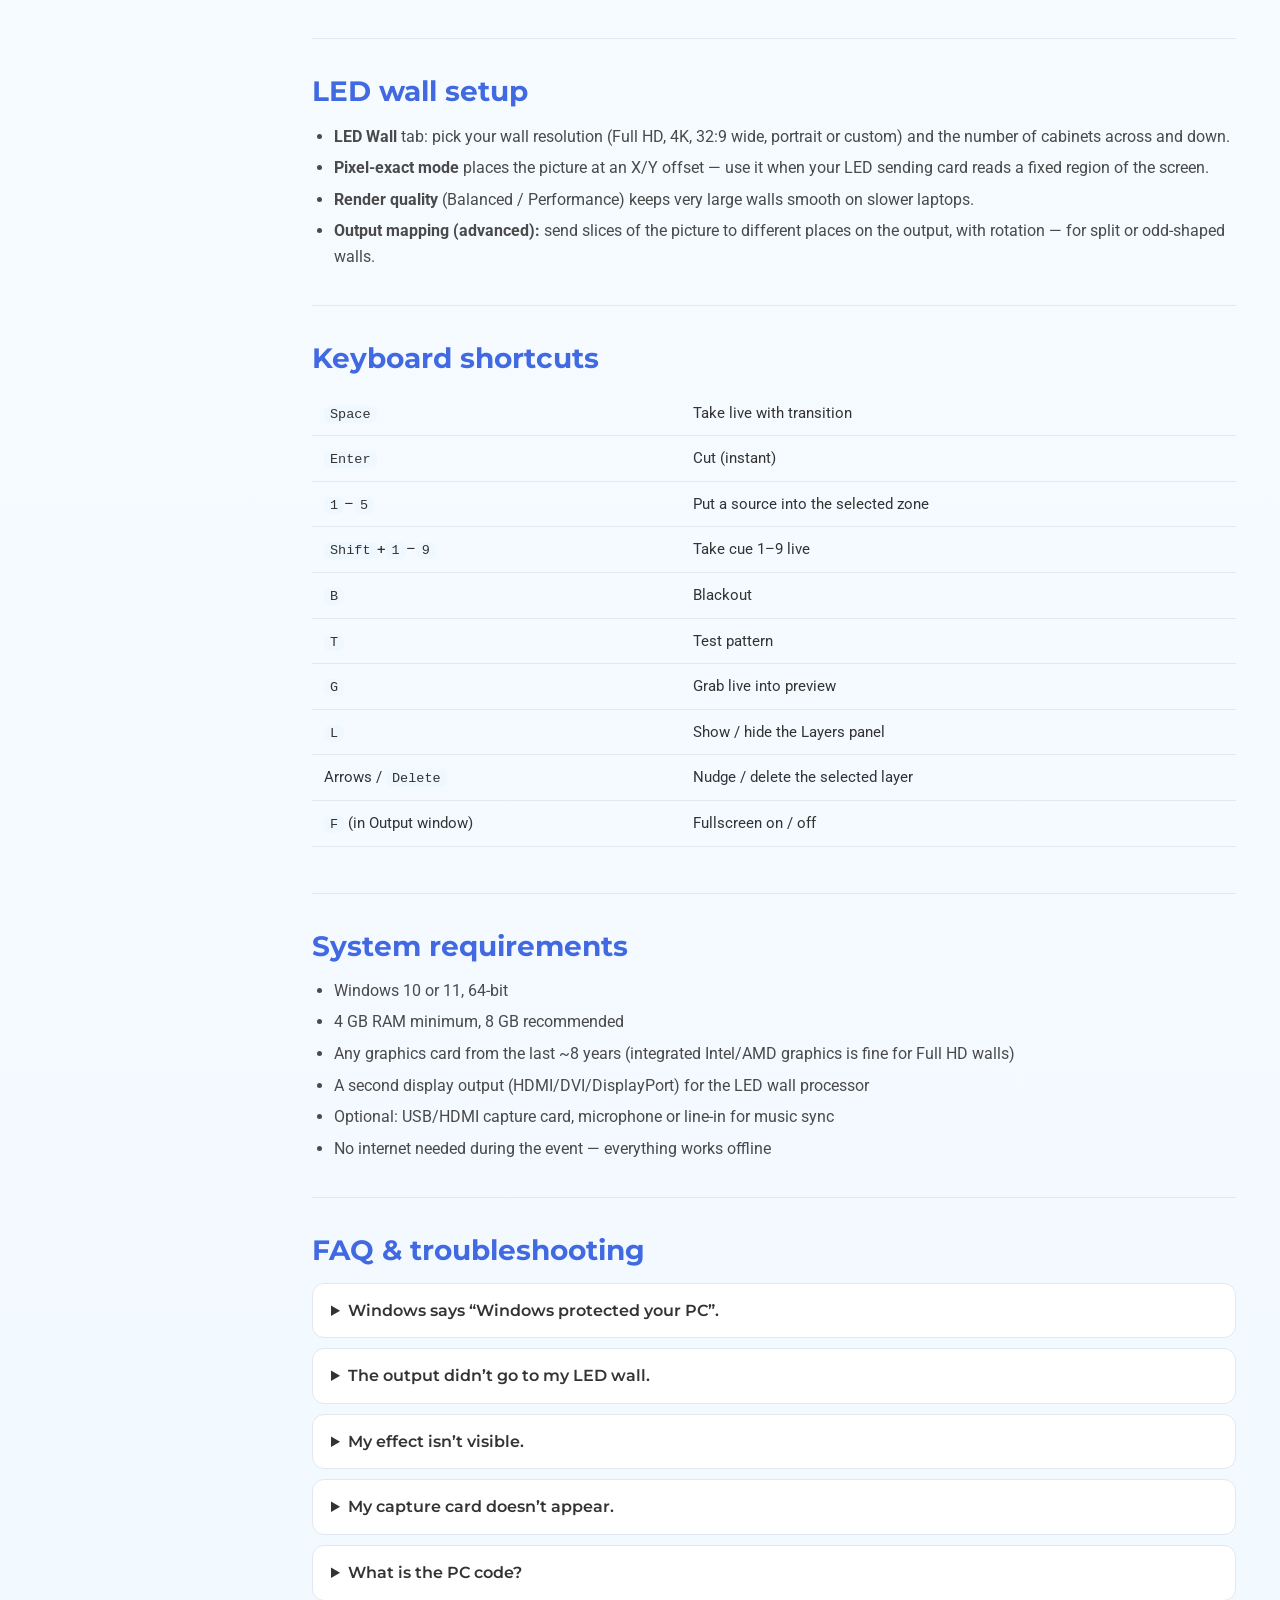
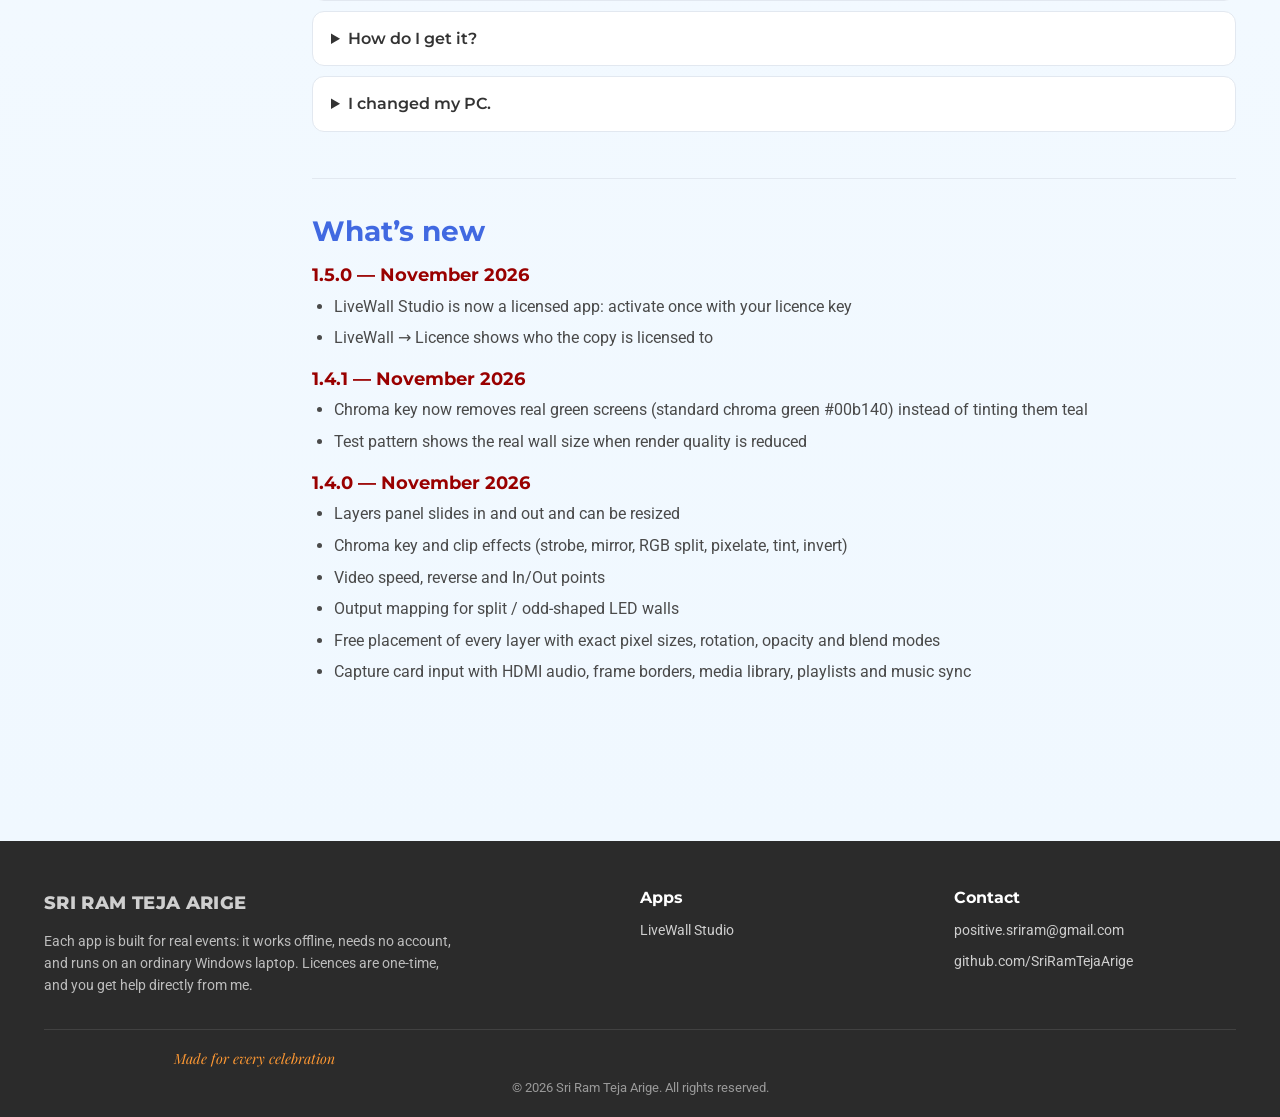
<file: dummy/app.html>
<!doctype html>
<html lang="en">
<head>
  <meta charset="utf-8" />
  <meta name="viewport" content="width=device-width, initial-scale=1" />
  <meta name="robots" content="noindex, nofollow" />
  <title>App · Sri Ram Teja Arige</title>
  <meta name="description" content="App details, licence and user guide." />
  <link rel="icon" href="apps/livewall-studio/icon.png" />
  <link rel="preconnect" href="https://fonts.googleapis.com" />
  <link rel="preconnect" href="https://fonts.gstatic.com" crossorigin />
  <link rel="stylesheet" href="https://fonts.googleapis.com/css2?family=Montserrat:wght@500;600;700;800&family=Roboto:wght@400;500;700&family=Playfair+Display:wght@500;600&display=swap" />
  <link rel="stylesheet" href="assets/style.css" />
</head>
<body data-page="app">
  <header id="site-header" class="site-header"></header>
  <main id="app-main"><section class="wrap"><p class="loading">Loading</p></section></main>
  <footer id="site-footer" class="site-footer"></footer>
  <div id="lightbox" class="lightbox" hidden><img alt="" /></div>

  <script src="apps/apps.js"></script>
  <script src="assets/site.js"></script>
</body>
</html>
</file>
<file: assets/style.css>
/* Graphite neutral ramp, one accent (LiveWall violet), Geist + Geist Mono. 4px spacing grid. */
:root {
  --page: #fafafa;
  --card: #ffffff;
  --raised: #f4f4f5;
  --text: #171717;
  --text-2: #525252;
  --muted: #737373;
  --line: rgba(23, 23, 23, 0.08);
  --line-strong: rgba(23, 23, 23, 0.14);
  --accent: #6d4aff;          /* fill: white text on it passes 4.5:1 */
  --accent-hover: #5f3cf2;
  --accent-text: #5a3fd6;     /* accent used as text on light surfaces */
  --shadow-sm: 0 1px 2px rgba(0, 0, 0, 0.05);
  --shadow-lg: 0 8px 24px rgba(0, 0, 0, 0.06);
  --ease: cubic-bezier(0.22, 1, 0.36, 1);
  --sans: 'Geist', 'Segoe UI', system-ui, sans-serif;
  --mono: 'Geist Mono', ui-monospace, Consolas, monospace;
  color-scheme: light;
}
@media (prefers-color-scheme: dark) {
  :root {
    --page: #141415;
    --card: #19191b;
    --raised: #232325;
    --text: #ededed;
    --text-2: #a1a1a6;
    --muted: #85858b;
    --line: rgba(237, 237, 237, 0.08);
    --line-strong: rgba(237, 237, 237, 0.14);
    --accent-text: #a996ff;
    --shadow-sm: none;
    --shadow-lg: 0 16px 40px rgba(0, 0, 0, 0.45);
    color-scheme: dark;
  }
}

* { box-sizing: border-box; }
html { scroll-behavior: smooth; }
body {
  margin: 0;
  background: var(--page);
  color: var(--text);
  font: 400 15px/1.6 var(--sans);
  -webkit-font-smoothing: antialiased;
  text-rendering: optimizeLegibility;
}
h1, h2, h3, h4 { font-weight: 500; line-height: 1.15; margin: 0; }
p { margin: 0; }
a { color: var(--accent-text); text-decoration: none; }
a:hover { text-decoration: underline; text-underline-offset: 3px; }
a:focus-visible, button:focus-visible { outline: 2px solid var(--accent); outline-offset: 2px; border-radius: 6px; }
img { max-width: 100%; display: block; }
.wrap { max-width: 1160px; margin: 0 auto; padding: 0 32px; }
.mono { font-family: var(--mono); font-size: 13px; color: var(--muted); font-variant-numeric: tabular-nums; }
kbd {
  display: inline-block; min-width: 20px; padding: 1px 6px; text-align: center;
  font: 500 12px/18px var(--mono); color: var(--text-2);
  background: var(--raised); border: 1px solid var(--line-strong); border-radius: 4px;
}

/* ---------------------------------------------------------------- header / footer */
.site-header { position: sticky; top: 0; z-index: 10; height: 60px; background: var(--page); border-bottom: 1px solid var(--line); }
.site-header .wrap { height: 100%; display: flex; align-items: center; justify-content: space-between; }
.brand { display: flex; align-items: center; gap: 10px; color: var(--text); font-weight: 500; font-size: 16px; }
.brand:hover { text-decoration: none; }
.mark { width: 20px; height: 20px; display: grid; grid-template-columns: 1fr 1fr; gap: 2px; }
.mark i { background: var(--text); border-radius: 2px; }
.mark i:nth-child(2) { background: var(--accent); }
.site-header nav { display: flex; gap: 24px; font-size: 14px; }
.site-header nav a { color: var(--text-2); transition: color 150ms var(--ease); }
.site-header nav a:hover { color: var(--text); text-decoration: none; }
.site-footer { margin-top: 96px; border-top: 1px solid var(--line); }
.site-footer .wrap { padding-top: 24px; padding-bottom: 32px; display: flex; justify-content: space-between; gap: 16px; flex-wrap: wrap; font-size: 13px; color: var(--muted); }
.site-footer a { color: var(--text-2); }

/* ---------------------------------------------------------------- buttons */
.btn {
  display: inline-flex; align-items: center; justify-content: center; gap: 8px; height: 44px; padding: 0 20px;
  border-radius: 8px; font: 500 15px/1 var(--sans); white-space: nowrap;
  background: var(--raised); color: var(--text); border: 1px solid var(--line-strong);
  transition: background-color 150ms var(--ease), border-color 150ms var(--ease), transform 120ms var(--ease);
}
.btn:hover { text-decoration: none; border-color: var(--text-2); }
.btn:active { transform: scale(0.98); }
.btn.primary { background: var(--accent); color: #fff; border-color: var(--accent); }
.btn.primary:hover { background: var(--accent-hover); border-color: var(--accent-hover); }
.btn.sm { height: 36px; padding: 0 16px; font-size: 14px; }
.actions { display: flex; gap: 12px; flex-wrap: wrap; align-items: center; }

/* ---------------------------------------------------------------- hero (split: text + product view) */
.hero { padding: 96px 0 80px; border-bottom: 1px solid var(--line); overflow: hidden; }
.hero .wrap { display: grid; grid-template-columns: minmax(0, 5fr) minmax(0, 7fr); gap: 56px; align-items: center; }
.kicker { font-size: 14px; color: var(--text-2); margin-bottom: 16px; }
.hero h1 { font-size: clamp(36px, 5vw, 56px); line-height: 1.06; letter-spacing: -0.03em; }
.hero .sub { margin-top: 20px; font-size: 18px; line-height: 1.6; color: var(--text-2); max-width: 36rem; }
.hero .actions { margin-top: 32px; }
.hero .meta { margin-top: 16px; }
.window {
  border-radius: 12px; overflow: hidden; background: var(--card);
  border: 1px solid var(--line-strong); box-shadow: var(--shadow-lg);
}
.window-bar { height: 28px; display: flex; align-items: center; gap: 6px; padding: 0 12px; border-bottom: 1px solid var(--line); background: var(--raised); }
.window-bar span { width: 8px; height: 8px; border-radius: 50%; background: var(--line-strong); }
.window-bar em { margin-left: 8px; font: 400 12px/1 var(--mono); color: var(--muted); font-style: normal; }
.window img { width: 100%; height: auto; }
.hero .window { width: 118%; }

/* ---------------------------------------------------------------- sections */
.section { padding-top: 80px; }
.section-head { display: flex; align-items: baseline; justify-content: space-between; gap: 16px; margin-bottom: 24px; }
.section-head h2 { font-size: 28px; letter-spacing: -0.02em; }

/* App list: one row per app (scales cleanly as more apps are added) */
.app-list { border-top: 1px solid var(--line); }
.app-row {
  display: grid; grid-template-columns: 56px minmax(0, 1fr) auto; gap: 20px; align-items: center;
  padding: 20px 0; border-bottom: 1px solid var(--line); color: var(--text);
}
.app-row:hover { text-decoration: none; }
.app-row:hover h3 { color: var(--accent-text); }
.app-row img { width: 56px; height: 56px; border-radius: 12px; }
.app-row h3 { font-size: 18px; transition: color 150ms var(--ease); }
.app-row p { color: var(--text-2); margin-top: 4px; }
.app-row .mono { margin-top: 8px; }

.about { max-width: 640px; }
.about p { font-size: 17px; color: var(--text-2); }
.facts { display: grid; grid-template-columns: repeat(3, 1fr); gap: 24px; margin-top: 32px; padding-top: 24px; border-top: 1px solid var(--line); }
.facts dt { font-weight: 500; }
.facts dd { margin: 4px 0 0; color: var(--text-2); font-size: 14px; }

/* ---------------------------------------------------------------- app page */
.back { display: inline-block; font-size: 14px; color: var(--text-2); margin-bottom: 24px; }
.app-id { display: flex; align-items: center; gap: 12px; margin-bottom: 20px; }
.app-id img { width: 40px; height: 40px; border-radius: 10px; }
.app-id b { font-weight: 500; font-size: 16px; }
.app-id span { display: block; font-size: 13px; color: var(--muted); }
.dl-note { margin-top: 12px; font-size: 13px; color: var(--muted); max-width: 34rem; }

.features { display: grid; grid-template-columns: repeat(3, 1fr); border-top: 1px solid var(--line); }
.feature { padding: 24px 24px 24px 0; border-bottom: 1px solid var(--line); }
.feature h3 { font-size: 16px; }
.feature p { margin-top: 8px; color: var(--text-2); font-size: 14px; }

.shot figure { margin: 0; }
.shot figcaption { margin-top: 12px; font-size: 13px; color: var(--muted); }
.shot img { cursor: zoom-in; }

.docs { display: grid; grid-template-columns: 220px minmax(0, 1fr); gap: 56px; align-items: start; }
.toc { position: sticky; top: 84px; display: flex; flex-direction: column; gap: 2px; max-height: calc(100vh - 104px); overflow: auto; scrollbar-width: none; }
.toc::-webkit-scrollbar { display: none; }
.toc h4 { font-size: 13px; color: var(--muted); font-weight: 400; margin-bottom: 8px; }
.toc a { display: block; padding: 6px 12px; border-radius: 6px; font-size: 14px; color: var(--text-2); transition: background-color 150ms var(--ease), color 150ms var(--ease); }
.toc a:hover { background: var(--raised); color: var(--text); text-decoration: none; }
.toc a.on { background: var(--raised); color: var(--text); box-shadow: inset 2px 0 0 var(--accent); }
.doc-body { max-width: 720px; }
.doc-body article { padding-bottom: 40px; margin-bottom: 40px; border-bottom: 1px solid var(--line); scroll-margin-top: 84px; }
.doc-body article:last-child { border-bottom: none; }
.doc-body h2 { font-size: 24px; letter-spacing: -0.01em; margin-bottom: 16px; }
.doc-body h4 { font-size: 15px; margin: 16px 0 8px; }
.doc-body p, .doc-body li { color: var(--text-2); }
.doc-body b { color: var(--text); font-weight: 500; }
.doc-body ul { padding-left: 20px; margin: 0; }
.doc-body li { margin: 8px 0; }
.steps { list-style: none; padding: 0 !important; counter-reset: s; }
.steps li { counter-increment: s; position: relative; padding-left: 40px; margin: 16px 0; }
.steps li::before {
  content: counter(s); position: absolute; left: 0; top: 1px; width: 24px; height: 24px; border-radius: 6px;
  display: grid; place-items: center; font: 500 12px/1 var(--mono); color: var(--text-2);
  background: var(--raised); border: 1px solid var(--line-strong);
}
.note { margin-top: 16px; padding: 12px 16px; border-radius: 8px; background: var(--raised); color: var(--text-2); font-size: 14px; }
.explain { display: grid; grid-template-columns: 1fr 1fr; gap: 1px; background: var(--line); border: 1px solid var(--line); border-radius: 12px; overflow: hidden; }
.explain > div { background: var(--card); padding: 20px; }
.explain h4 { margin: 0 0 8px; }
.explain p { font-size: 14px; }
table.keys { border-collapse: collapse; width: 100%; }
table.keys td { padding: 8px 0; border-bottom: 1px solid var(--line); color: var(--text-2); }
table.keys td:first-child { white-space: nowrap; width: 1%; padding-right: 24px; }
details { border-bottom: 1px solid var(--line); padding: 16px 0; }
details:first-of-type { border-top: 1px solid var(--line); }
details summary { cursor: pointer; font-weight: 500; color: var(--text); list-style: none; display: flex; justify-content: space-between; gap: 16px; }
details summary::-webkit-details-marker { display: none; }
details summary::after { content: '+'; color: var(--muted); font-family: var(--mono); }
details[open] summary::after { content: '−'; }
details p { margin-top: 8px; font-size: 14px; }

.lightbox { position: fixed; inset: 0; z-index: 50; background: rgba(10, 10, 11, 0.9); display: grid; place-items: center; padding: 32px; cursor: zoom-out; }
.lightbox[hidden] { display: none; }
.lightbox img { max-height: 90vh; border-radius: 8px; }
.loading, .notfound { padding: 96px 0; text-align: center; color: var(--muted); }

/* one short entrance on load */
@media (prefers-reduced-motion: no-preference) {
  .hero .wrap > * { animation: rise 400ms var(--ease) both; }
  .hero .wrap > *:nth-child(2) { animation-delay: 60ms; }
  @keyframes rise { from { opacity: 0; transform: translateY(8px); } }
}

@media (max-width: 900px) {
  .wrap { padding: 0 20px; }
  .hero { padding: 56px 0 48px; }
  .hero .wrap { grid-template-columns: 1fr; gap: 40px; }
  .hero .window { width: 100%; }
  .features { grid-template-columns: 1fr; }
  .feature { padding-right: 0; }
  .docs { grid-template-columns: 1fr; gap: 24px; }
  .toc { position: static; max-height: none; flex-direction: row; flex-wrap: wrap; gap: 4px; }
  .toc h4 { width: 100%; margin: 0; }
  .toc a { border: 1px solid var(--line); }
  .explain { grid-template-columns: 1fr; }
  .facts { grid-template-columns: 1fr; gap: 16px; }
  .app-row { grid-template-columns: 48px minmax(0, 1fr); }
  .app-row img { width: 48px; height: 48px; }
  .app-row .btn { grid-column: 2; justify-self: start; }
  .site-header nav { gap: 16px; }
}

/* licence request + key-unlocked download */
.licence .sub { color: var(--muted); margin-bottom: 14px; }
.lic-grid { display: grid; grid-template-columns: minmax(0, 4fr) minmax(0, 6fr); gap: 48px; align-items: start; }
.lic-steps p { margin: 0 0 12px; color: var(--muted); line-height: 1.55; }
.lic-form { display: grid; gap: 14px; }
.lic-form label { display: grid; gap: 6px; font-size: 14px; color: var(--muted); }
.lic-form input, .lic-form textarea, .lic-key textarea { width: 100%; padding: 11px 13px; border-radius: 10px; border: 1px solid var(--line-strong);
  background: var(--card); color: inherit; font: inherit; font-size: 15px; }
.lic-form input:focus, .lic-form textarea:focus, .lic-key textarea:focus { outline: 2px solid var(--accent); outline-offset: 1px; }
.lic-form .btn { justify-self: start; }
.lic-key { display: flex; gap: 12px; align-items: stretch; flex-wrap: wrap; }
.lic-key textarea { flex: 1 1 420px; font-family: var(--mono); font-size: 13px; resize: vertical; }
.lic-msg { min-height: 22px; margin: 12px 0; font-size: 14px; color: var(--muted); }
.lic-msg.good { color: #16a34a; }
.lic-msg.bad { color: #dc2626; }
.hp { position: absolute; left: -9999px; width: 1px; height: 1px; opacity: 0; }
@media (max-width: 760px) { .lic-grid { grid-template-columns: 1fr; gap: 24px; } }
</file>
<file: dummy/assets/style.css>
/* Sri Ram Teja Arige - site styles in the Azura Productions theme
   (divine gold / saffron / royal blue / deep red, Montserrat + Roboto + Playfair Display). */
:root {
  --gold: #ffd900;
  --gold-ink: #b38f00;          /* gold used as text on white (readable) */
  --saffron: #ff9933;
  --saffron-ink: #c25e00;
  --red: #990000;
  --blue: #4169e1;
  --white: #ffffff;
  --text: #333333;
  --muted: #737373;
  --soft: #f0f8ff;              /* background-soft */
  --divine: #fffdf5;
  --border: #e2e8f0;
  --serene: linear-gradient(180deg, #ffffff, #f0f8ff);
  --divine-grad: linear-gradient(135deg, #ffd900, #ff9933);
  --shadow: 0 10px 30px -10px rgba(0, 0, 0, 0.18);
  --shadow-lg: 0 24px 50px -16px rgba(0, 0, 0, 0.28);
  --ease: cubic-bezier(0.4, 0, 0.2, 1);
  --head: 'Montserrat', 'Segoe UI', system-ui, sans-serif;
  --body: 'Roboto', 'Segoe UI', system-ui, sans-serif;
  --serif: 'Playfair Display', Georgia, serif;
  --mono: ui-monospace, Consolas, 'Cascadia Mono', monospace;
}

* { box-sizing: border-box; margin: 0; padding: 0; }
html { scroll-behavior: smooth; scroll-padding-top: 80px; }
body { font-family: var(--body); color: var(--text); background: var(--white); line-height: 1.6; -webkit-font-smoothing: antialiased; }
img { max-width: 100%; display: block; }
a { color: var(--blue); text-decoration: none; }
a:hover { text-decoration: underline; }
h1, h2, h3, h4 { font-family: var(--head); font-weight: 700; line-height: 1.15; }
code, kbd { font-family: var(--mono); font-size: 0.9em; background: var(--soft); padding: 1px 6px; border-radius: 6px; }
button, input, textarea { font: inherit; }
:focus-visible { outline: 2px solid var(--saffron); outline-offset: 2px; border-radius: 6px; }
.wrap { max-width: 1240px; margin: 0 auto; padding: 0 24px; }
.mono { font-family: var(--mono); font-size: 13px; color: var(--muted); }
.serene { background: var(--serene); }

/* header + footer (like the Azura navigation / footer) */
.site-header { position: sticky; top: 0; z-index: 30; background: rgba(255, 255, 255, 0.96); backdrop-filter: blur(8px); box-shadow: 0 2px 14px rgba(0, 0, 0, 0.06); }
.site-header .wrap { height: 68px; display: flex; align-items: center; justify-content: space-between; gap: 16px; }
.brand { font-family: var(--head); font-weight: 800; font-size: 19px; letter-spacing: 0.02em; text-transform: uppercase; color: var(--gold); text-shadow: 0 1px 0 rgba(0, 0, 0, 0.06); }
.brand:hover { text-decoration: none; }
.site-header nav { display: flex; gap: 28px; }
.site-header nav a { color: var(--text); font-weight: 500; font-size: 15px; }
.site-header nav a:hover { color: var(--saffron-ink); text-decoration: none; }
.site-footer { margin-top: 0; background: #2b2b2b; color: #cfcfcf; }
.site-footer .wrap { padding: 48px 24px 28px; display: grid; grid-template-columns: 2fr 1fr 1fr; gap: 32px; }
.site-footer .brand { font-size: 18px; display: inline-block; margin-bottom: 12px; }
.site-footer p { font-size: 14px; color: #bdbdbd; max-width: 420px; }
.site-footer h4 { color: #fff; font-size: 16px; margin-bottom: 12px; }
.site-footer ul { list-style: none; display: grid; gap: 8px; font-size: 14px; }
.site-footer a { color: #cfcfcf; }
.site-footer .bottom { grid-column: 1 / -1; border-top: 1px solid rgba(255, 255, 255, 0.1); padding-top: 18px; text-align: center; font-size: 13px; color: #9a9a9a; }
.site-footer .quote { font-family: var(--serif); font-style: italic; color: var(--saffron); margin-bottom: 8px; }

/* buttons */
.btn { display: inline-flex; align-items: center; justify-content: center; gap: 8px; height: 48px; padding: 0 28px; border-radius: 12px; border: 0;
  font-family: var(--head); font-weight: 600; font-size: 15px; cursor: pointer; transition: transform 0.25s var(--ease), box-shadow 0.25s var(--ease), background 0.2s; white-space: nowrap; }
.btn:hover { text-decoration: none; transform: translateY(-2px) scale(1.02); }
.btn.saffron { background: var(--saffron); color: #fff; box-shadow: 0 10px 24px -10px rgba(255, 153, 51, 0.8); }
.btn.saffron:hover { background: #ff8c1a; }
.btn.outline { border: 2px solid #fff; color: #fff; background: transparent; }
.btn.outline:hover { background: #fff; color: var(--text); }
.btn.royal { background: var(--blue); color: #fff; }
.btn.gold { background: var(--divine-grad); color: var(--text); border: 1px solid #222; }
.btn.ghost { background: #fff; color: var(--blue); border: 1px solid rgba(65, 105, 225, 0.35); }
.btn.sm { height: 40px; padding: 0 18px; font-size: 14px; }
.btn.block { width: 100%; }
.btn:disabled { opacity: 0.6; cursor: default; transform: none; }
.actions { display: flex; gap: 14px; flex-wrap: wrap; align-items: center; }

/* photo hero (like the Azura home hero) */
.hero { position: relative; overflow: hidden; min-height: 88vh; display: flex; align-items: center; color: #fff; }
.hero-bg { position: absolute; inset: -5%; background-size: cover; background-position: center; filter: blur(10px) saturate(1.3); }
.hero-bg::before { content: ''; position: absolute; inset: 0; background: linear-gradient(90deg, rgba(51, 51, 51, 0.82), rgba(51, 51, 51, 0.6) 55%, rgba(51, 51, 51, 0.3)); }
.hero-bg::after { content: ''; position: absolute; inset: 0; background: linear-gradient(0deg, rgba(51, 51, 51, 0.45), transparent 50%); }
.dot { position: absolute; border-radius: 50%; animation: float 3s ease-in-out infinite; }
@keyframes float { 0%, 100% { transform: translateY(0); } 50% { transform: translateY(-12px); } }
.hero .wrap { position: relative; z-index: 2; width: 100%; display: grid; grid-template-columns: 1.1fr 0.9fr; gap: 48px; align-items: center; padding-top: 72px; padding-bottom: 72px; }
.pill { display: inline-flex; align-items: center; gap: 8px; padding: 8px 16px; border-radius: 999px; font-size: 14px; font-weight: 500; }
.pill.gold { background: rgba(255, 217, 0, 0.16); color: var(--gold-ink); }
.hero .pill.gold { color: var(--gold); background: rgba(255, 217, 0, 0.2); }
.hero h1 { font-size: clamp(38px, 5.2vw, 64px); color: var(--gold); margin: 20px 0 20px; letter-spacing: -0.01em; }
.hero h1 span { color: #fff; display: block; }
.hero .sub { font-size: clamp(18px, 2vw, 22px); color: #fff; max-width: 640px; margin-bottom: 32px; }
.hero .meta { margin-top: 18px; color: rgba(255, 255, 255, 0.85); font-size: 14px; }
.hero .app-id { display: flex; align-items: center; gap: 14px; }
.hero .app-id img { width: 56px; height: 56px; border-radius: 14px; box-shadow: 0 8px 20px rgba(0, 0, 0, 0.35); }
.hero .app-id b { font-family: var(--head); font-size: 20px; display: block; }
.hero .app-id span { color: rgba(255, 255, 255, 0.8); font-size: 14px; }
.hero .back { color: rgba(255, 255, 255, 0.85); font-size: 14px; display: inline-block; margin-bottom: 18px; }
.icons { display: flex; gap: 32px; margin-top: 44px; }
.icons div { display: flex; flex-direction: column; align-items: center; gap: 8px; font-size: 14px; font-weight: 500; }
.icons i { width: 48px; height: 48px; border-radius: 50%; display: flex; align-items: center; justify-content: center; font-style: normal; font-size: 22px; }
.float-card { background: rgba(255, 255, 255, 0.88); backdrop-filter: blur(12px); color: var(--text); border-radius: 18px; padding: 22px; box-shadow: var(--shadow-lg); transition: transform 0.3s var(--ease); }
.float-card:hover { transform: translateY(-4px); }
.float-card .top { display: flex; justify-content: space-between; align-items: center; margin-bottom: 14px; font-size: 13px; }
.float-card .live { display: flex; align-items: center; gap: 10px; color: var(--saffron-ink); font-weight: 600; letter-spacing: 0.04em; }
.float-card .live::before { content: ''; width: 11px; height: 11px; border-radius: 50%; background: #ef4444; animation: pulse 1.6s infinite; }
@keyframes pulse { 50% { opacity: 0.35; } }
.float-card .shot { aspect-ratio: 16 / 9; border-radius: 12px; overflow: hidden; border: 1px solid var(--border); background: #0a0c11; }
.float-card .shot img { width: 100%; height: 100%; object-fit: cover; cursor: zoom-in; }
.float-card .foot { margin-top: 14px; display: flex; justify-content: space-between; align-items: center; gap: 12px; }
.float-card .foot b { font-family: var(--head); font-size: 18px; display: block; }
.float-card .foot small { color: var(--muted); }

/* sections */
.section { padding: 84px 0; }
.section-head { text-align: center; margin-bottom: 52px; }
.section-head .pill { margin-bottom: 20px; }
.section-head h2 { font-size: clamp(32px, 4.4vw, 48px); color: var(--blue); margin-bottom: 16px; }
.section-head h2.red { color: var(--red); }
.section-head p { font-size: 19px; color: var(--muted); max-width: 760px; margin: 0 auto; }

/* pastel service cards (Azura home "Premium Services") */
.cards { display: grid; grid-template-columns: repeat(auto-fit, minmax(250px, 1fr)); gap: 28px; }
.cards.three { grid-template-columns: repeat(3, 1fr); }
@media (max-width: 960px) { .cards.three { grid-template-columns: repeat(2, 1fr); } }
@media (max-width: 600px) { .cards.three { grid-template-columns: 1fr; } }
.card { position: relative; overflow: hidden; border-radius: 14px; padding: 26px; box-shadow: var(--shadow); transition: transform 0.45s var(--ease), box-shadow 0.45s var(--ease); display: flex; flex-direction: column; }
.card:hover { transform: translateY(-8px) scale(1.02); box-shadow: var(--shadow-lg); }
.card .ic { width: 64px; height: 64px; border-radius: 16px; display: flex; align-items: center; justify-content: center; margin-bottom: 18px; font-size: 28px; }
.card h3 { font-size: 21px; margin-bottom: 8px; color: var(--text); }
.card p { color: var(--muted); font-size: 15px; }
.card ul { list-style: none; margin: 14px 0 0; display: grid; gap: 8px; }
.card li { display: flex; align-items: center; gap: 12px; color: var(--muted); font-size: 14px; }
.card li::before { content: ''; width: 6px; height: 6px; border-radius: 50%; background: var(--tone); flex: none; }
.card .price { margin-top: auto; padding-top: 18px; font-family: var(--head); font-weight: 700; font-size: 19px; color: var(--tone-ink); }
.card .btn { margin-top: 12px; }
.t-gold { --tone: var(--gold); --tone-ink: var(--gold-ink); background: linear-gradient(135deg, rgba(255, 217, 0, 0.2), rgba(255, 217, 0, 0.05)); }
.t-saffron { --tone: var(--saffron); --tone-ink: var(--saffron-ink); background: linear-gradient(135deg, rgba(255, 153, 51, 0.2), rgba(255, 153, 51, 0.05)); }
.t-blue { --tone: var(--blue); --tone-ink: var(--blue); background: linear-gradient(135deg, rgba(65, 105, 225, 0.2), rgba(65, 105, 225, 0.05)); }
.t-red { --tone: var(--red); --tone-ink: var(--red); background: linear-gradient(135deg, rgba(153, 0, 0, 0.18), rgba(153, 0, 0, 0.04)); }
.card .ic { background: color-mix(in srgb, var(--tone) 22%, transparent); color: var(--tone-ink); }
.card .btn.tone { background: var(--tone); color: #fff; width: 100%; height: 42px; font-size: 14px; }
.t-gold .btn.tone { color: var(--text); }

/* app showcase (home) */
.app-feature { display: grid; grid-template-columns: 0.9fr 1.1fr; gap: 32px; align-items: stretch; }
.app-feature .card { padding: 30px; }
.app-feature .app-head { display: flex; align-items: center; gap: 14px; margin-bottom: 10px; }
.app-feature .app-head img { width: 56px; height: 56px; border-radius: 14px; }
.app-feature .tag { font-size: 13px; color: var(--saffron-ink); font-weight: 600; }
.shot-panel { position: relative; border-radius: 18px; overflow: hidden; box-shadow: var(--shadow-lg); background: #0a0c11; min-height: 300px; }
.shot-panel img { width: 100%; height: 100%; object-fit: cover; transition: transform 0.7s var(--ease); cursor: zoom-in; }
.shot-panel:hover img { transform: scale(1.04); }
.shot-panel::after { content: ''; position: absolute; inset: 0; background: linear-gradient(0deg, rgba(51, 51, 51, 0.7), transparent 45%); pointer-events: none; }
.shot-panel .cap { position: absolute; z-index: 2; left: 20px; right: 20px; bottom: 18px; display: flex; justify-content: space-between; align-items: center; color: #fff; font-size: 14px; gap: 12px; }
.badge { display: inline-block; padding: 4px 12px; border-radius: 999px; background: var(--gold); color: #fff; font-size: 13px; font-weight: 500; }
.badge.blue { background: rgba(65, 105, 225, 0.12); color: var(--blue); }

/* event-style image cards */
.gallery { display: grid; grid-template-columns: repeat(auto-fill, minmax(250px, 1fr)); gap: 24px; }
.ecard { background: #fff; border-radius: 14px; overflow: hidden; box-shadow: 0 6px 18px -8px rgba(0, 0, 0, 0.2); transition: transform 0.5s var(--ease), box-shadow 0.5s var(--ease); display: flex; flex-direction: column; }
.ecard:hover { transform: translateY(-8px); box-shadow: var(--shadow-lg); }
.ecard .img { position: relative; height: 170px; overflow: hidden; }
.ecard .img img { width: 100%; height: 100%; object-fit: cover; transition: transform 0.5s var(--ease); cursor: zoom-in; }
.ecard:hover .img img { transform: scale(1.1); }
.ecard .img .badge { position: absolute; top: 12px; left: 12px; }
.ecard .body { padding: 18px; display: flex; flex-direction: column; flex: 1; }
.ecard h3 { font-family: var(--serif); font-weight: 500; font-size: 21px; color: var(--red); margin-bottom: 6px; transition: color 0.2s; }
.ecard:hover h3 { color: var(--saffron-ink); }
.ecard p { font-size: 14px; color: var(--muted); }
.chips { display: flex; flex-wrap: wrap; gap: 6px; margin-top: auto; padding-top: 12px; }
.chips span { padding: 3px 10px; border-radius: 999px; background: var(--soft); color: var(--blue); font-size: 12px; }

/* facts (about) */
.facts { display: grid; grid-template-columns: repeat(3, 1fr); gap: 24px; margin-top: 36px; }
.about-text { font-size: 19px; color: var(--muted); max-width: 820px; margin: 0 auto; text-align: center; }

/* licence: request + download */
.lic-grid { display: grid; grid-template-columns: 0.85fr 1.15fr; gap: 32px; align-items: start; }
.lic-steps { display: grid; gap: 16px; }
.lic-steps .step { display: flex; gap: 14px; align-items: flex-start; }
.lic-steps .num { width: 36px; height: 36px; flex: none; border-radius: 50%; display: flex; align-items: center; justify-content: center; font-family: var(--head); font-weight: 700; color: #fff; }
.lic-steps p { color: var(--muted); }
.lic-steps b { color: var(--text); }
.panel { background: #fff; border-radius: 18px; padding: 28px; box-shadow: var(--shadow); border: 1px solid var(--border); }
.lic-form { display: grid; gap: 14px; }
.lic-form .two { display: grid; grid-template-columns: 1fr 1fr; gap: 14px; }
.lic-form label { display: grid; gap: 6px; font-size: 14px; color: var(--muted); }
.lic-form input, .lic-form textarea, .lic-key textarea { width: 100%; padding: 11px 14px; border-radius: 12px; border: 1px solid var(--border); background: #fff; color: var(--text); font-size: 15px; }
.lic-form input:focus, .lic-form textarea:focus, .lic-key textarea:focus { outline: 2px solid rgba(255, 153, 51, 0.5); border-color: var(--saffron); }
.lic-form input.pc, .lic-key textarea { font-family: var(--mono); letter-spacing: 0.04em; }
.lic-key { display: flex; gap: 12px; align-items: stretch; flex-wrap: wrap; }
.lic-key textarea { flex: 1 1 420px; font-size: 13px; resize: vertical; }
.lic-msg { min-height: 22px; margin: 12px 0 0; font-size: 14px; color: var(--muted); }
.lic-msg.good { color: #15803d; }
.lic-msg.bad { color: var(--red); }
.hp { position: absolute; left: -9999px; width: 1px; height: 1px; opacity: 0; }
#key-files { margin-top: 16px; }

/* guide (docs) */
.docs { display: grid; grid-template-columns: 220px 1fr; gap: 48px; align-items: start; }
.toc { position: sticky; top: 96px; display: grid; gap: 4px; padding: 18px; border-radius: 14px; background: var(--soft); }
.toc h4 { font-size: 13px; text-transform: uppercase; letter-spacing: 0.08em; color: var(--muted); margin-bottom: 6px; }
.toc a { color: var(--text); padding: 6px 10px; border-radius: 8px; font-size: 15px; }
.toc a:hover { background: #fff; text-decoration: none; }
.toc a.on { background: var(--gold); color: var(--text); font-weight: 600; }
.doc-body article { padding-bottom: 36px; margin-bottom: 36px; border-bottom: 1px solid var(--border); }
.doc-body article:last-child { border-bottom: 0; }
.doc-body h2 { font-size: 28px; color: var(--blue); margin-bottom: 16px; }
.doc-body h4 { font-size: 18px; color: var(--red); margin: 18px 0 8px; }
.doc-body p, .doc-body li { color: #4a4a4a; }
.doc-body ul, .doc-body ol { padding-left: 22px; display: grid; gap: 6px; }
.doc-body ol.steps { list-style: none; padding: 0; counter-reset: s; gap: 12px; }
.doc-body ol.steps li { counter-increment: s; position: relative; padding: 14px 16px 14px 56px; background: var(--soft); border-radius: 12px; }
.doc-body ol.steps li::before { content: counter(s); position: absolute; left: 14px; top: 13px; width: 28px; height: 28px; border-radius: 50%; background: var(--saffron); color: #fff;
  font-family: var(--head); font-weight: 700; font-size: 14px; display: flex; align-items: center; justify-content: center; }
.doc-body .note { margin-top: 14px; padding: 12px 16px; border-left: 4px solid var(--gold); background: var(--divine); border-radius: 0 10px 10px 0; color: #5a5a5a; }
.doc-body table { width: 100%; border-collapse: collapse; margin: 10px 0; font-size: 15px; }
.doc-body th, .doc-body td { text-align: left; padding: 10px 12px; border-bottom: 1px solid var(--border); vertical-align: top; }
.doc-body th { background: var(--soft); font-family: var(--head); }
.doc-body details { background: #fff; border: 1px solid var(--border); border-radius: 12px; padding: 14px 18px; margin-bottom: 10px; }
.doc-body summary { cursor: pointer; font-family: var(--head); font-weight: 600; color: var(--text); }
.doc-body details p { margin-top: 10px; }

/* lightbox */
.lightbox { position: fixed; inset: 0; z-index: 50; background: rgba(0, 0, 0, 0.86); display: flex; align-items: center; justify-content: center; padding: 24px; cursor: zoom-out; }
.lightbox[hidden] { display: none; }
.lightbox img { max-width: 96vw; max-height: 92vh; border-radius: 12px; box-shadow: 0 20px 60px rgba(0, 0, 0, 0.6); }
.notfound { padding: 120px 0; text-align: center; }
.loading { padding: 120px 0; text-align: center; color: var(--muted); }

/* reveal on scroll */
.reveal { opacity: 0; transform: translateY(26px); transition: opacity 0.8s var(--ease), transform 0.8s var(--ease); }
.reveal.in { opacity: 1; transform: none; }

@media (max-width: 960px) {
  .hero .wrap, .app-feature, .lic-grid, .docs { grid-template-columns: 1fr; }
  .float-card-wrap { display: none; }
  .toc { position: static; }
  .facts { grid-template-columns: 1fr; }
  .site-footer .wrap { grid-template-columns: 1fr; }
}
@media (max-width: 600px) {
  .site-header nav { gap: 16px; }
  .site-header nav a { font-size: 14px; }
  .brand { font-size: 15px; }
  .hero { min-height: auto; text-align: center; }
  .hero .sub { margin-left: auto; margin-right: auto; }
  .hero .actions, .icons, .hero .app-id { justify-content: center; }
  .lic-form .two { grid-template-columns: 1fr; }
  .section { padding: 64px 0; }
}
@media (prefers-reduced-motion: reduce) {
  *, *::before, *::after { animation: none !important; transition: none !important; }
  .reveal { opacity: 1; transform: none; }
}
</file>
